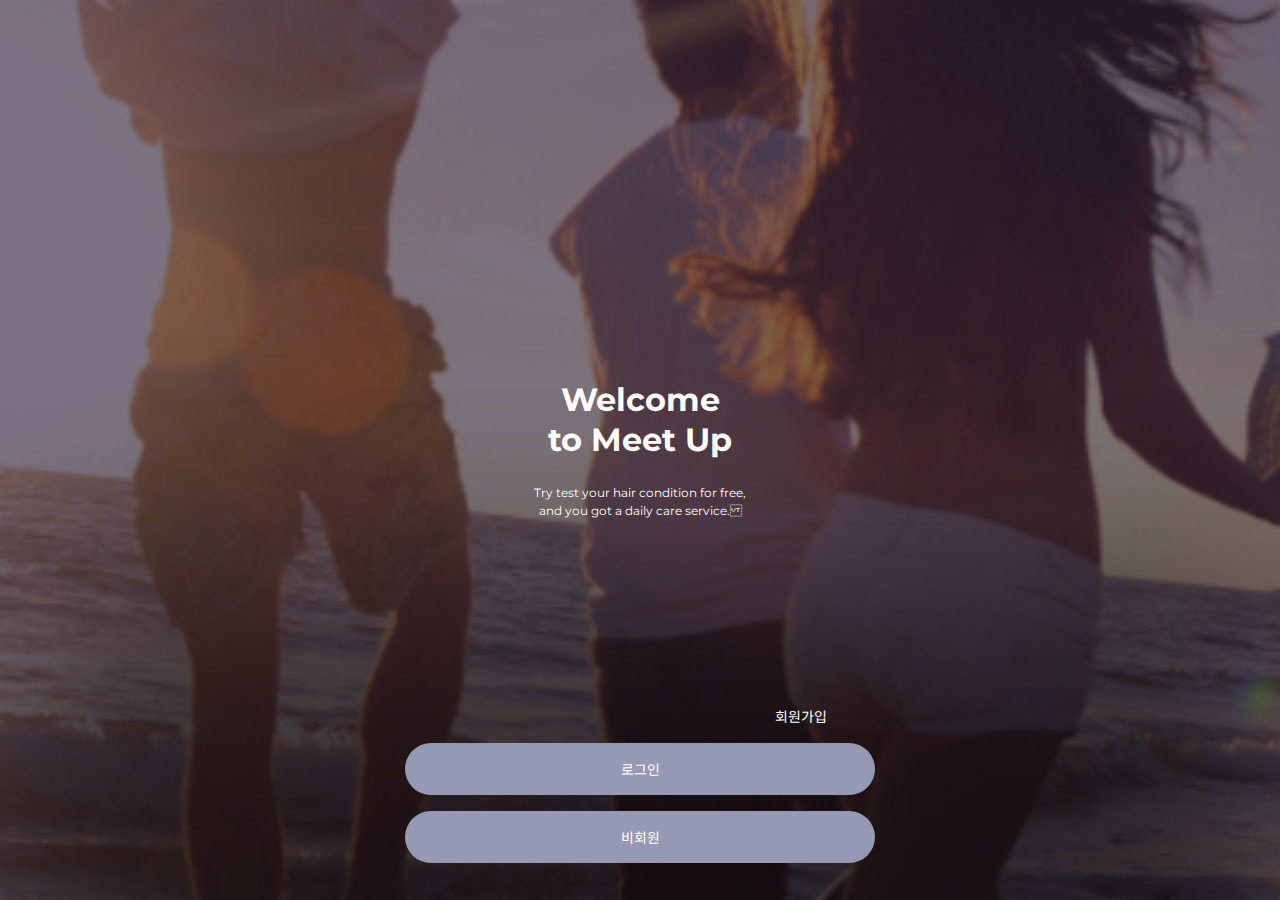
<file: index.html>
<!doctype html>
<html lang="ko">
<head>
<meta charset="utf-8">
<meta name="format-detection" content="telephone=no">
<meta http-equiv="X-UA-Compatible" content="IE=Edge">
<meta name="viewport" content="width=device-width, initial-scale=1.0">
<meta name="description" content="">
<meta name="keywords" content="">

<title>탈모관리서비스</title>
<link rel="stylesheet" href="css/style.css">
<!--[if lt IE 9]>
<script src="js/respond.min.js"></script>
<script src="js/IE9.js"></script>
<![endif]-->
</head>

<body class="page-home layout-bgimg">

<div class="wrap">
	<div class="text">
		<h3>Welcome<br>to Meet Up</h3>
		<p>Try test your hair condition for free,<br>and you got a daily care service.</p>
	</div>
	<div class="align-bottom">
		<a href="login-signup.html#signup" class="btn">회원가입</a>
		<a href="login-signup.html#login" class="btn btn-h52 btn-fill-gray">로그인</a>
		<a href="signup-age.html" class="btn btn-h52 btn-fill-gray">비회원</a>
	</div>
</div><!--//wrap-->

</body>
</html>
</file>
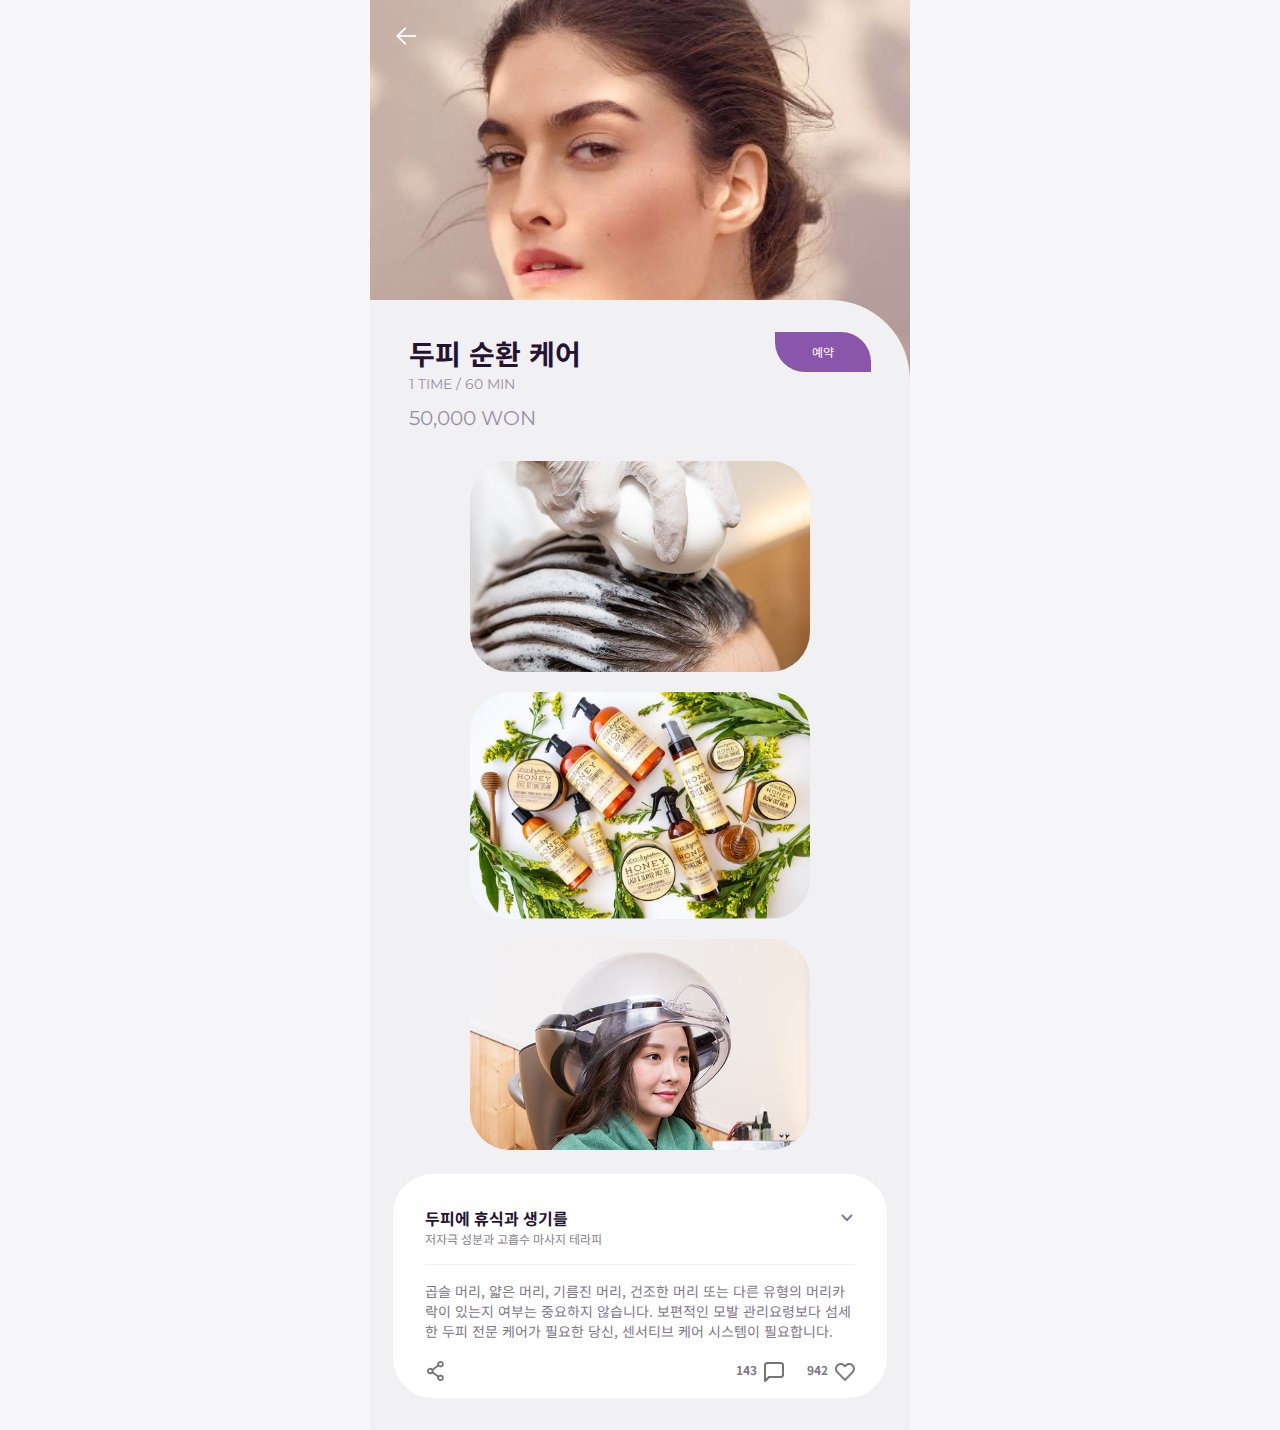
<file: care.html>
<!doctype html>
<html lang="ko">
<head>
<meta charset="utf-8">
<meta name="format-detection" content="telephone=no">
<meta http-equiv="X-UA-Compatible" content="IE=Edge">
<meta name="viewport" content="width=device-width, initial-scale=1.0">
<meta name="description" content="">
<meta name="keywords" content="">

<title>두피 순환 케어 : 탈모관리서비스</title>
<link rel="stylesheet" href="css/style.css">
<!--[if lt IE 9]>
<script src="js/respond.min.js"></script>
<script src="js/IE9.js"></script>
<![endif]-->
<script src="js/jquery-1.11.0.min.js"></script>
<script src="js/collapse.js"></script>
</head>

<body class="page-care-clinic">

<div class="wrap">
	<a href="javascript:history.back()" class="btn-icon icon-arrow-backward-white btn-back">이전페이지로</a>
	<div class="background-care"></div>
	<div class="wrap-contents">
		<div class="page-header">
			<h3>두피 순환 케어</h3>
			<span>1 TIME / 60 MIN</span>
			<p>50,000 WON</p>
			<button type="button">예약</button>
		</div>
		<img src="images/care-001.jpg" alt="">
		<img src="images/care-002.jpg" alt="">
		<img src="images/care-003.jpg" alt="">
		<div class="section-text">
			<div class="header">
				<h3>두피에 휴식과 생기를</h3>
				<span>저자극 성분과 고흡수 마사지 테라피</span>
				<button type="button" data-toggle="collapse" href="#care-text" class="btn-collapse collapsed" aria-expanded="false"></button><!--p 태그의 내용이 5줄 이상인 경우 사용하세요-->
			</div>
			<p id="care-text" class="collapse text-partial" aria-expanded="false">곱슬 머리, 얇은 머리, 기름진 머리, 건조한 머리 또는 다른 유형의 머리카락이 있는지 여부는 중요하지 않습니다. 보편적인 모발 관리요령보다 섬세한 두피 전문 케어가 필요한 당신, 센서티브 케어 시스템이 필요합니다.</p>
			<div class="footer">
				<button type="button" class="btn-icon icon-share"></button>
				<div>
					<button type="button">143 <i class="btn-icon icon-reply"></i></button>
					<button type="button">942 <i class="btn-icon icon-heart"></i></button>
				</div>
			</div>
		</div>
	</div>
</div><!--//wrap-->

</body>
</html>
</file>
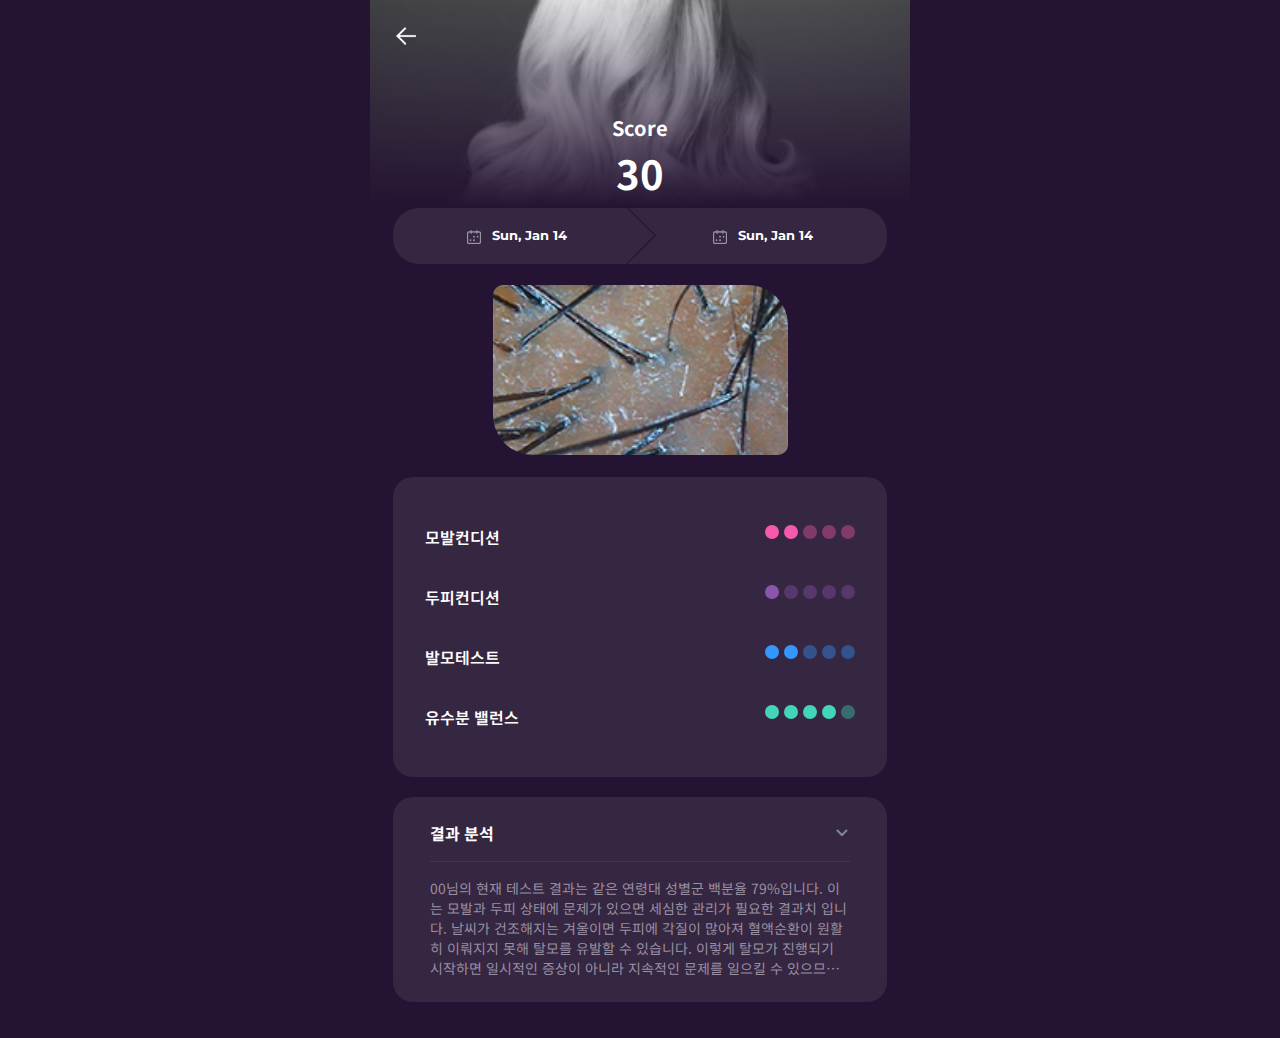
<file: check-result.html>
<!doctype html>
<html lang="ko">
<head>
<meta charset="utf-8">
<meta name="format-detection" content="telephone=no">
<meta http-equiv="X-UA-Compatible" content="IE=Edge">
<meta name="viewport" content="width=device-width, initial-scale=1.0">
<meta name="description" content="">
<meta name="keywords" content="">

<title>간이진단 결과 : 탈모관리서비스</title>
<link rel="stylesheet" href="css/style.css">
<!--[if lt IE 9]>
<script src="js/respond.min.js"></script>
<script src="js/IE9.js"></script>
<![endif]-->
<script src="js/jquery-1.11.0.min.js"></script>
<script src="js/collapse.js"></script>
</head>

<body class="page-check-result">

<div class="wrap">
	<a href="javascript:history.back()" class="btn-icon icon-arrow-backward-white btn-back">이전페이지로</a>
	<div class="score">
		<div>
			<span>Score</span>
			<h3>30</h3>
		</div>
	</div>
	<div class="date">
		<button type="button">
			<i class="icon-calendar"></i>
			<span>Sun, Jan 14</span>
		</button>
		<button type="button">
			<i class="icon-calendar"></i>
			<span>Sun, Jan 14</span>
		</button>
	</div>
	<img src="images/check-skin.jpg" class="photo">
	<ul class="list-score">
		<li class="c-pink">
			<span>모발컨디션</span>
			<div class="dots">
				<i class="active"></i>
				<i class="active"></i>
				<i></i>
				<i></i>
				<i></i>
			</div>
		</li>
		<li class="c-violet">
			<span>두피컨디션</span>
			<div class="dots">
				<i class="active"></i>
				<i></i>
				<i></i>
				<i></i>
				<i></i>
			</div>
		</li>
		<li class="c-blue">
			<span>발모테스트</span>
			<div class="dots">
				<i class="active"></i>
				<i class="active"></i>
				<i></i>
				<i></i>
				<i></i>
			</div>
		</li>
		<li class="c-green">
			<span>유수분 밸런스</span>
			<div class="dots">
				<i class="active"></i>
				<i class="active"></i>
				<i class="active"></i>
				<i class="active"></i>
				<i></i>
			</div>
		</li>
	</ul><!--//list-score-->
	<div class="section-text">
		<div>
			<h3>결과 분석</h3>
			<button type="button" data-toggle="collapse" href="#result-text" class="btn-collapse collapsed" aria-expanded="false"></button>
		</div>
		<p id="result-text" class="collapse text-partial" aria-expanded="false">00님의 현재 테스트 결과는 같은 연령대  성별군 백분율 79%입니다. 이는 모발과 두피 상태에 문제가 있으면 세심한 관리가 필요한 결과치 입니다. 날씨가 건조해지는 겨울이면 두피에 각질이 많아져 혈액순환이 원활히 이뤄지지 못해 탈모를 유발할 수 있습니다. 이렇게 탈모가 진행되기 시작하면 일시적인 증상이 아니라 지속적인 문제를 일으킬 수 있으므로 올바른 두피건강관리가 필요합니다.</p>
	</div>
</div><!--//wrap-->

</body>
</html>
</file>
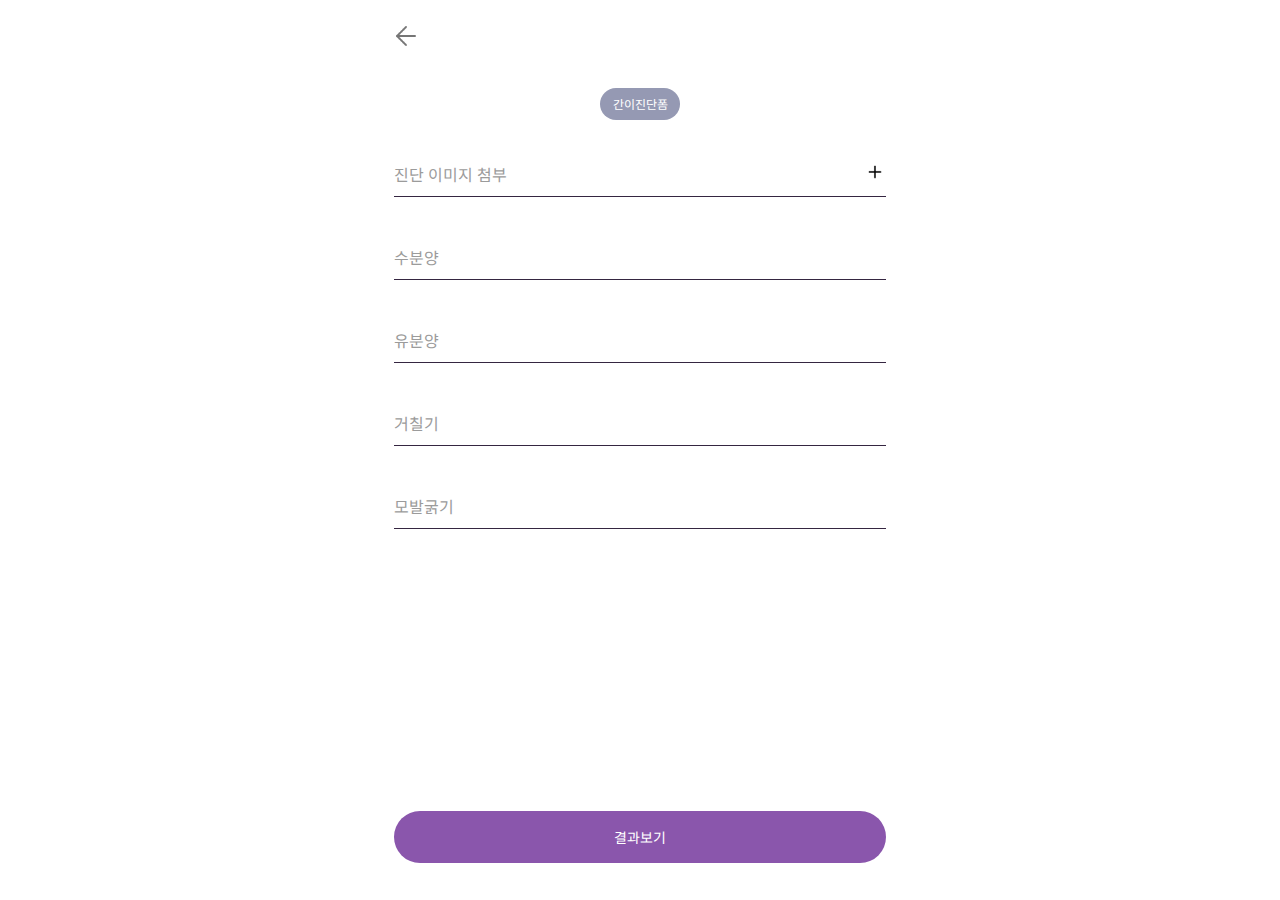
<file: check.html>
<!doctype html>
<html lang="ko">
<head>
<meta charset="utf-8">
<meta name="format-detection" content="telephone=no">
<meta http-equiv="X-UA-Compatible" content="IE=Edge">
<meta name="viewport" content="width=device-width, initial-scale=1.0">
<meta name="description" content="">
<meta name="keywords" content="">

<title>간이진단폼 : 탈모관리서비스</title>
<link rel="stylesheet" href="css/style.css">
<!--[if lt IE 9]>
<script src="js/respond.min.js"></script>
<script src="js/IE9.js"></script>
<![endif]-->
<script src="js/jquery-1.11.0.min.js"></script>
<script>
$( document ).ready( function(){
	var fileTarget = $('.js-file');
	fileTarget.on('change', function(){
		if(window.FileReader){
			var filename = $(this)[0].files[0].name;
		}
		$(this).siblings('.js-file-name').val(filename);
	});
});
</script>
</head>

<body class="page-check">

<div class="wrap">
	<a href="javascript:history.back()" class="btn-icon icon-arrow-backward btn-back">이전페이지로</a>
	<h3>간이진단폼</h3>
	<form>
		<div class="form-group form-file">
			<input type="text" class="form-field js-file-name" placeholder=" " disabled>
			<input type="file" id="check-photo" class="form-hidden js-file">
			<label for="check-photo" class="form-label">진단 이미지 첨부</label>
		</div>
		<div class="form-group">
			<input type="text" id="check-moisture" class="form-field" placeholder=" ">
			<label for="check-moisture" class="form-label">수분양</label>
		</div>
		<div class="form-group">
			<input type="text" id="check-oil" class="form-field" placeholder=" ">
			<label for="check-oil" class="form-label">유분양</label>
		</div>
		<div class="form-group">
			<input type="text" id="check-status" class="form-field" placeholder=" ">
			<label for="check-status" class="form-label">거칠기</label>
		</div>
		<div class="form-group">
			<input type="text" id="check-thickness" class="form-field" placeholder=" ">
			<label for="check-thickness" class="form-label">모발굵기</label>
		</div>
		<button type="button" class="btn btn-h52 btn-fill-primary" onclick="location.href='check-result.html'">결과보기</button>
	</form>
</div><!--//wrap-->

</body>
</html>
</file>
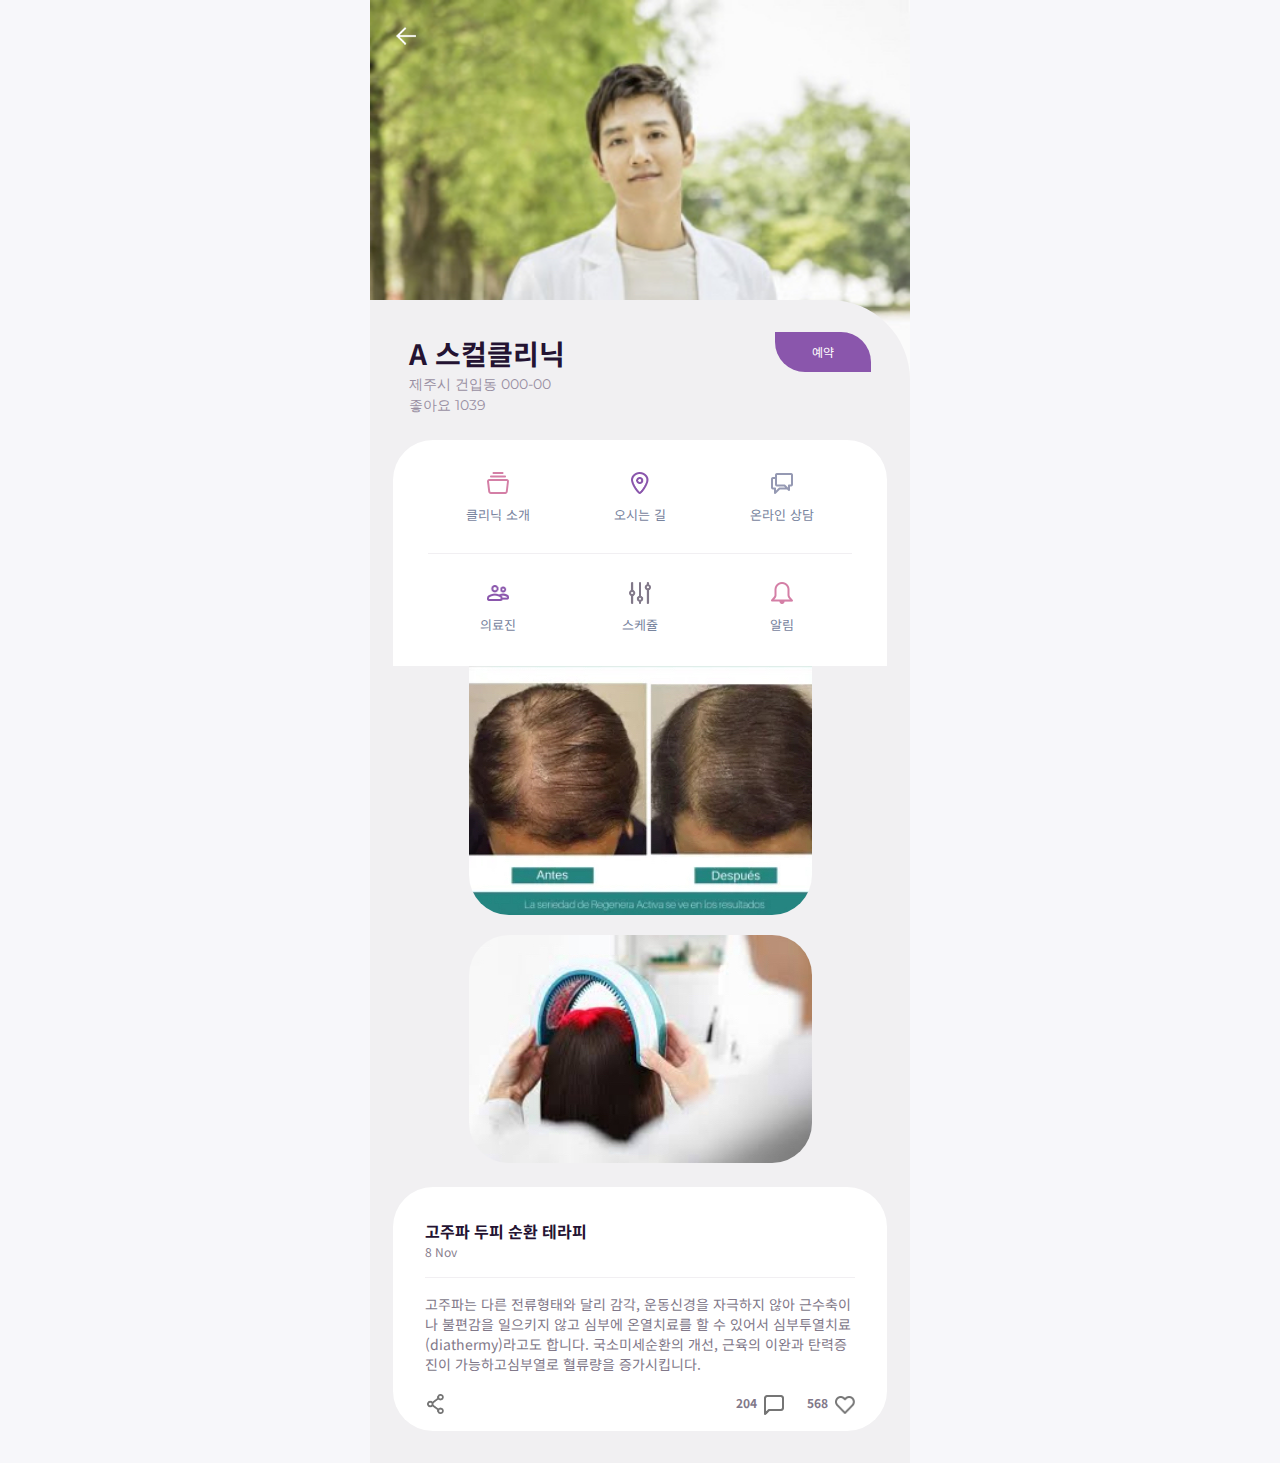
<file: clinic.html>
<!doctype html>
<html lang="ko">
<head>
<meta charset="utf-8">
<meta name="format-detection" content="telephone=no">
<meta http-equiv="X-UA-Compatible" content="IE=Edge">
<meta name="viewport" content="width=device-width, initial-scale=1.0">
<meta name="description" content="">
<meta name="keywords" content="">

<title>A 스컬클리닉 : 탈모관리서비스</title>
<link rel="stylesheet" href="css/style.css">
<!--[if lt IE 9]>
<script src="js/respond.min.js"></script>
<script src="js/IE9.js"></script>
<![endif]-->
<script src="js/jquery-1.11.0.min.js"></script>
<script src="js/collapse.js"></script>
</head>

<body class="page-care-clinic">

<div class="wrap">
	<a href="javascript:history.back()" class="btn-icon icon-arrow-backward-white btn-back">이전페이지로</a>
	<div class="background-clinic"></div>
	<div class="wrap-contents">
		<div class="page-header">
			<h3>A 스컬클리닉</h3>
			<span>제주시 건입동 000-00</span>
			<span>좋아요 1039</span>
			<button type="button">예약</button>
		</div>
		<ul class="list-links">
			<li>
				<a href="#">
					<i class="icon-about"></i>
					<span>클리닉 소개</span>
				</a>
			</li>
			<li>
				<a href="#">
					<i class="icon-location"></i>
					<span>오시는 길</span>
				</a>
			</li>
			<li>
				<a href="#">
					<i class="icon-chat"></i>
					<span>온라인 상담</span>
				</a>
			</li>
			<li>
				<a href="#">
					<i class="icon-people"></i>
					<span>의료진</span>
				</a>
			</li>
			<li>
				<a href="#">
					<i class="icon-schedule"></i>
					<span>스케쥴</span>
				</a>
			</li>
			<li>
				<a href="#">
					<i class="icon-alram"></i>
					<span>알림</span>
				</a>
			</li>
		</ul>
		<img src="images/clinic-001.jpg" alt="">
		<img src="images/clinic-002.jpg" alt="">
		<div class="section-text">
			<div class="header">
				<h3>고주파 두피 순환 테라피</h3>
				<span>8 Nov</span>
			</div>
			<p class="text-partial">고주파는 다른 전류형태와 달리 감각, 운동신경을 자극하지 않아 근수축이나 불편감을 일으키지 않고 심부에 온열치료를 할 수 있어서 심부투열치료(diathermy)라고도 합니다. 국소미세순환의 개선, 근육의 이완과 탄력증진이 가능하고심부열로 혈류량을 증가시킵니다.</p>
			<div class="footer">
				<button type="button" class="btn-icon icon-share"></button>
				<div>
					<button type="button">204 <i class="btn-icon icon-reply"></i></button>
					<button type="button">568 <i class="btn-icon icon-heart"></i></button>
				</div>
			</div>
		</div>
	</div>
</div><!--//wrap-->

</body>
</html>
</file>
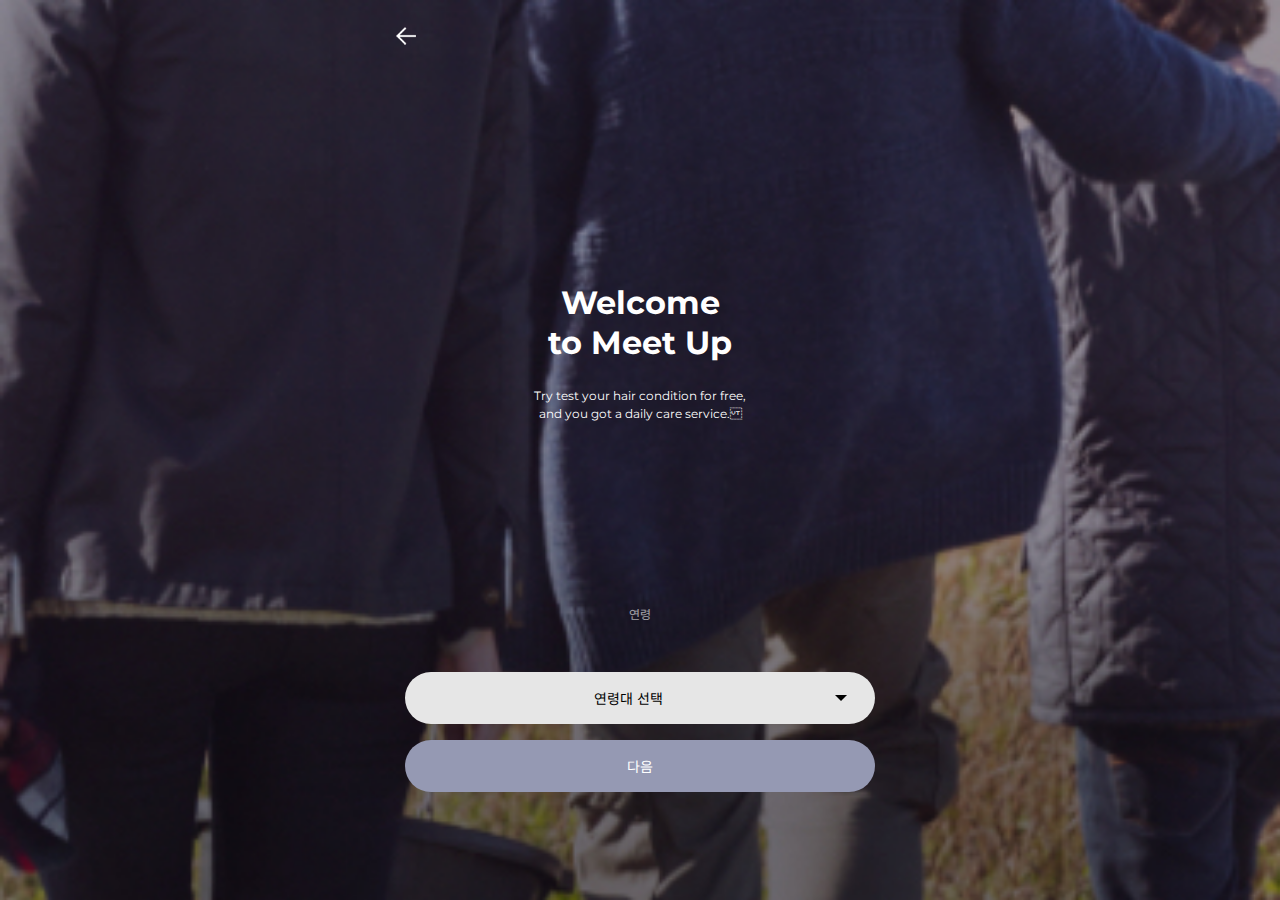
<file: signup-age.html>
<!doctype html>
<html lang="ko">
<head>
<meta charset="utf-8">
<meta name="format-detection" content="telephone=no">
<meta http-equiv="X-UA-Compatible" content="IE=Edge">
<meta name="viewport" content="width=device-width, initial-scale=1.0">
<meta name="description" content="">
<meta name="keywords" content="">

<title>회원가입 : 탈모관리서비스</title>
<link rel="stylesheet" href="css/style.css">
<!--[if lt IE 9]>
<script src="js/respond.min.js"></script>
<script src="js/IE9.js"></script>
<![endif]-->
</head>

<body class="page-signup-age layout-bgimg">

<div class="wrap">
	<a href="javascript:history.back()" class="btn-icon icon-arrow-backward-white btn-back">이전페이지로</a>
	<div class="text">
		<h3>Welcome<br>to Meet Up</h3>
		<p>Try test your hair condition for free,<br>and you got a daily care service.</p>
	</div>
	<form class="align-bottom">
		<label>연령</label>
		<select>
			<option selected disabled>연령대 선택</option>
			<option>10대</option>
			<option>20대</option>
			<option>30대</option>
			<option>40대</option>
			<option>50대</option>
			<option>60대 이상</option>
		</select>
		<button type="button" class="btn btn-h52 btn-fill-gray" onclick="location.href='signup-gender.html'">다음</button>
	</form>
</div><!--//wrap-->

</body>
</html>
</file>
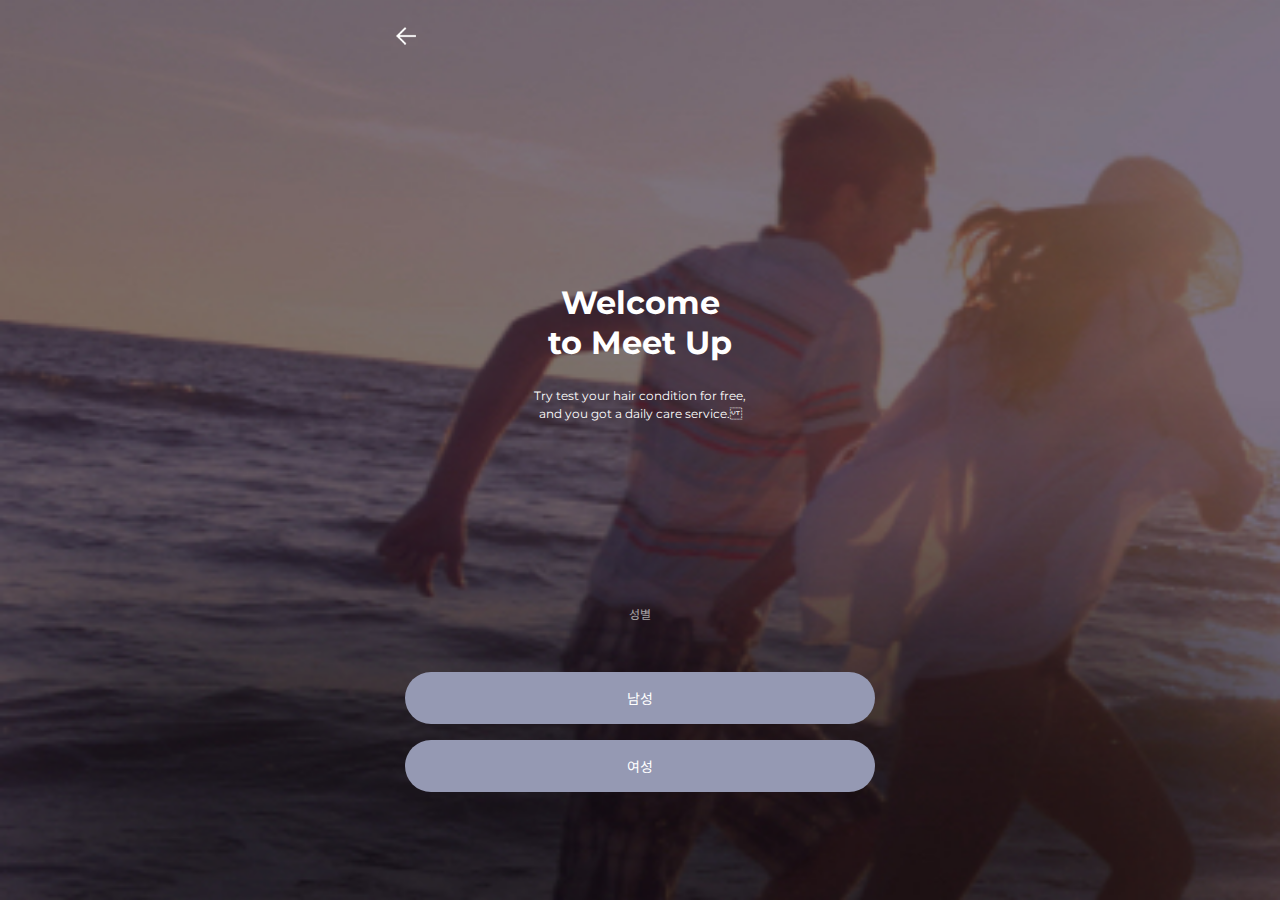
<file: signup-gender.html>
<!doctype html>
<html lang="ko">
<head>
<meta charset="utf-8">
<meta name="format-detection" content="telephone=no">
<meta http-equiv="X-UA-Compatible" content="IE=Edge">
<meta name="viewport" content="width=device-width, initial-scale=1.0">
<meta name="description" content="">
<meta name="keywords" content="">

<title>회원가입 : 탈모관리서비스</title>
<link rel="stylesheet" href="css/style.css">
<!--[if lt IE 9]>
<script src="js/respond.min.js"></script>
<script src="js/IE9.js"></script>
<![endif]-->
</head>

<body class="page-signup-gender layout-bgimg">

<div class="wrap">
	<a href="javascript:history.back()" class="btn-icon icon-arrow-backward-white btn-back">이전페이지로</a>
	<div class="text">
		<h3>Welcome<br>to Meet Up</h3>
		<p>Try test your hair condition for free,<br>and you got a daily care service.</p>
	</div>
	<form class="align-bottom">
		<label>성별</label>
		<button type="button" class="btn btn-h52 btn-fill-gray" onclick="location.href='signup-select.html'">남성</button>
		<button type="button" class="btn btn-h52 btn-fill-gray" onclick="location.href='signup-select.html'">여성</button>
	</form>
</div><!--//wrap-->

</body>
</html>
</file>
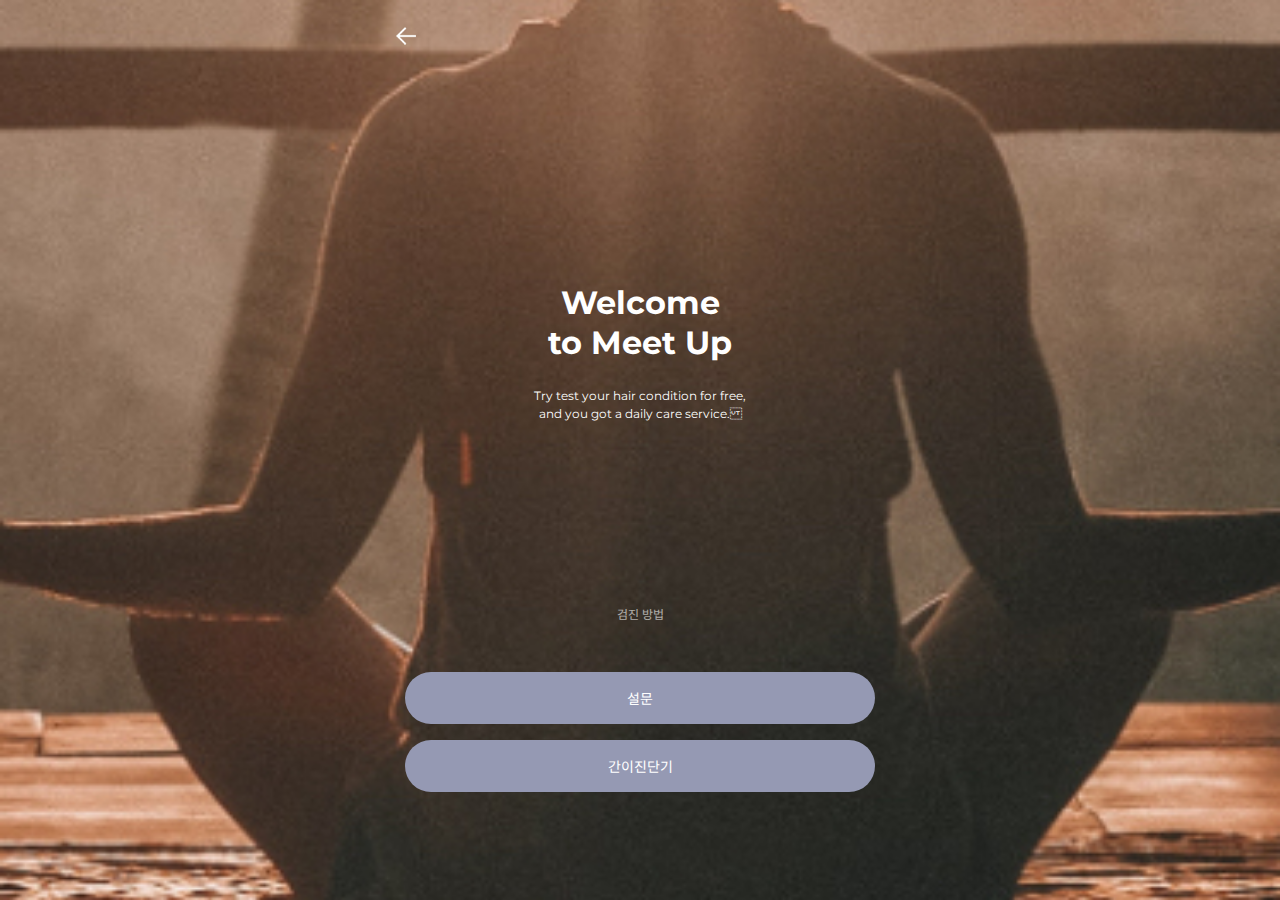
<file: signup-select.html>
<!doctype html>
<html lang="ko">
<head>
<meta charset="utf-8">
<meta name="format-detection" content="telephone=no">
<meta http-equiv="X-UA-Compatible" content="IE=Edge">
<meta name="viewport" content="width=device-width, initial-scale=1.0">
<meta name="description" content="">
<meta name="keywords" content="">

<title>회원가입 : 탈모관리서비스</title>
<link rel="stylesheet" href="css/style.css">
<!--[if lt IE 9]>
<script src="js/respond.min.js"></script>
<script src="js/IE9.js"></script>
<![endif]-->
</head>

<body class="page-signup-select layout-bgimg">

<div class="wrap">
	<a href="javascript:history.back()" class="btn-icon icon-arrow-backward-white btn-back">이전페이지로</a>
	<div class="text">
		<h3>Welcome<br>to Meet Up</h3>
		<p>Try test your hair condition for free,<br>and you got a daily care service.</p>
	</div>
	<form class="align-bottom">
		<label>검진 방법</label>
		<button type="button" class="btn btn-h52 btn-fill-gray" onclick="location.href='survey-begin-female.html'">설문</button><!--if male, link to 'survey-begin-male.html'-->
		<button type="button" class="btn btn-h52 btn-fill-gray" onclick="location.href='check.html'">간이진단기</button>
	</form>
</div><!--//wrap-->

</body>
</html>
</file>
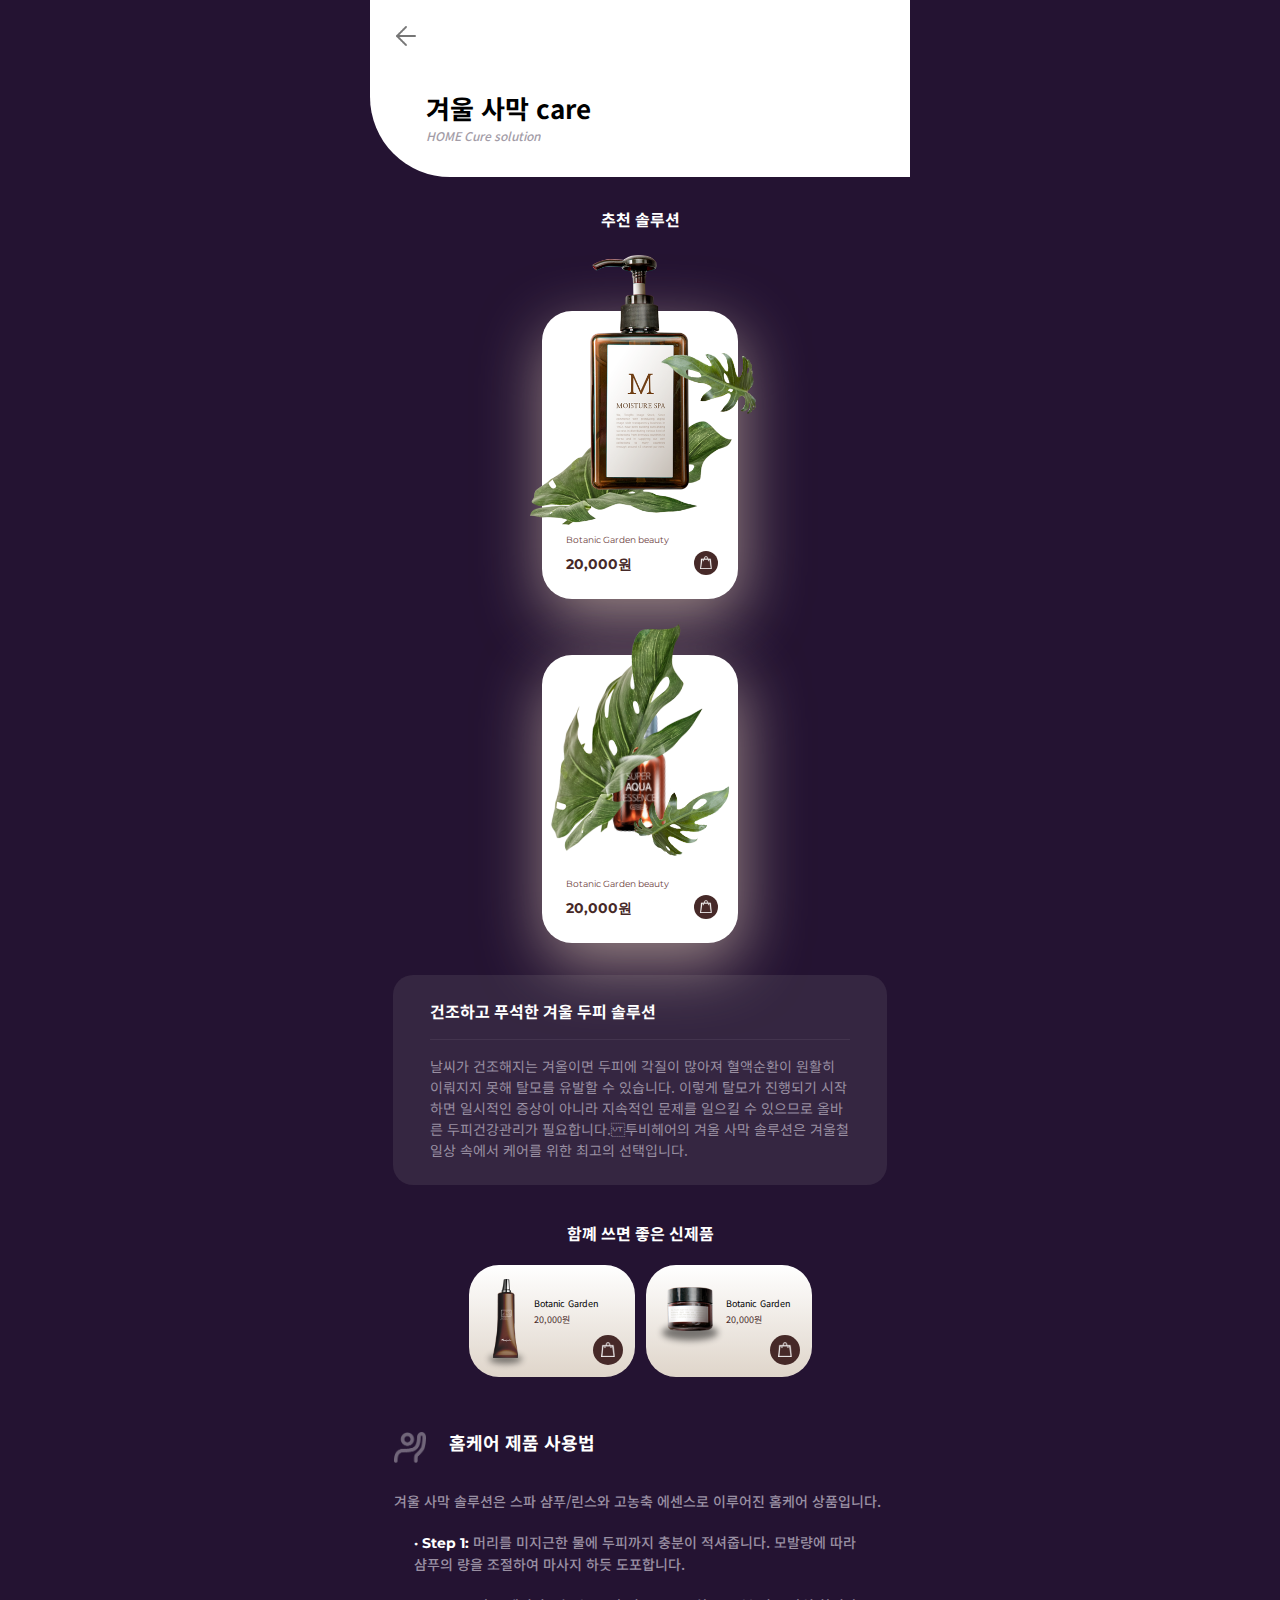
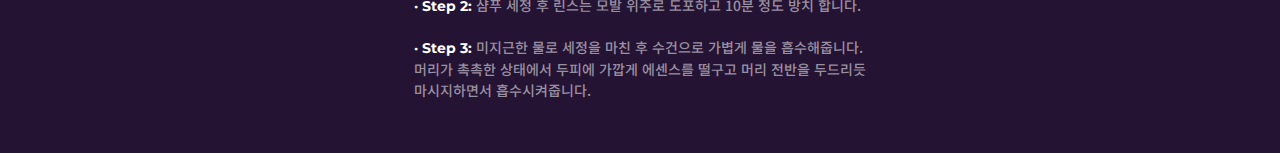
<file: solution.html>
<!doctype html>
<html lang="ko">
<head>
<meta charset="utf-8">
<meta name="format-detection" content="telephone=no">
<meta http-equiv="X-UA-Compatible" content="IE=Edge">
<meta name="viewport" content="width=device-width, initial-scale=1.0">
<meta name="description" content="">
<meta name="keywords" content="">

<title>겨울 사막 care : 탈모관리서비스</title>
<link rel="stylesheet" href="css/style.css">
<!--[if lt IE 9]>
<script src="js/respond.min.js"></script>
<script src="js/IE9.js"></script>
<![endif]-->
</head>

<body class="page-solution">

<div class="wrap">
	<a href="javascript:history.back()" class="btn-icon icon-arrow-backward btn-back">이전페이지로</a>
	<div class="page-header">
		<h3>겨울 사막 care</h3>
		<span>HOME Cure solution</span>
	</div>
	<div class="list-solution">
		<h5>추천 솔루션</h5>
		<ul>
			<li>
				<img src="images/product-001.png" alt="">
				<div>
					<span>Botanic Garden beauty</span>
					<h6>20,000원</h6>
					<button type="button" class="btn-icon icon-cart"></button>
				</div>
			</li>
			<li>
				<img src="images/product-002.png" alt="">
				<div>
					<span>Botanic Garden beauty</span>
					<h6>20,000원</h6>
					<button type="button" class="btn-icon icon-cart"></button>
				</div>
			</li>
		</ul>
	</div>
	<div class="section-text">
		<h3>건조하고 푸석한 겨울 두피 솔루션</h3>
		<p>날씨가 건조해지는 겨울이면 두피에 각질이 많아져 혈액순환이 원활히 이뤄지지 못해 탈모를 유발할 수 있습니다. 이렇게 탈모가 진행되기 시작하면 일시적인 증상이 아니라 지속적인 문제를 일으킬 수 있으므로 올바른 두피건강관리가 필요합니다.투비헤어의 겨울 사막 솔루션은 겨울철 일상 속에서 케어를 위한 최고의 선택입니다.</p>
	</div>
	<div class="list-product">
		<h5>함꼐 쓰면 좋은 신제품</h5>
		<ul>
			<li>
				<img src="images/product-003.png" alt="">
				<div>
					<h6>Botanic Garden</h6>
					<span>20,000원</span>
				</div>
				<button type="button" class="btn-icon icon-cart"></button>
			</li>
			<li>
				<img src="images/product-004.png" alt="">
				<div>
					<h6>Botanic Garden</h6>
					<span>20,000원</span>
				</div>
				<button type="button" class="btn-icon icon-cart"></button>
			</li>
		</ul>
	</div>
	<div class="manual">
		<h5>
			<i class="icon-hello"></i>
			<span>홈케어 제품 사용법</span>
		</h5>
		<p>겨울 사막 솔루션은 스파 샴푸&#47;린스와 고농축 에센스로 이루어진 홈케어 상품입니다.</p>
		<ul>
			<li>
				<p><span>&middot; Step 1: </span>머리를 미지근한 물에 두피까지 충분이 적셔줍니다. 모발량에 따라 샴푸의 량을 조절하여 마사지 하듯 도포합니다.</p>
			</li>
			<li>
				<p><span>&middot; Step 2: </span>샴푸 세정 후 린스는 모발 위주로 도포하고 10분 정도 방치 합니다.</p>
			</li>
			<li>
				<p><span>&middot; Step 3: </span>미지근한 물로 세정을 마친 후 수건으로 가볍게 물을 흡수해줍니다. 머리가 촉촉한 상태에서 두피에 가깝게 에센스를 떨구고 머리 전반을 두드리듯 마시지하면서 흡수시켜줍니다.</p>
			</li>
		</ul>
	</div>
</div><!--//wrap-->

</body>
</html>
</file>
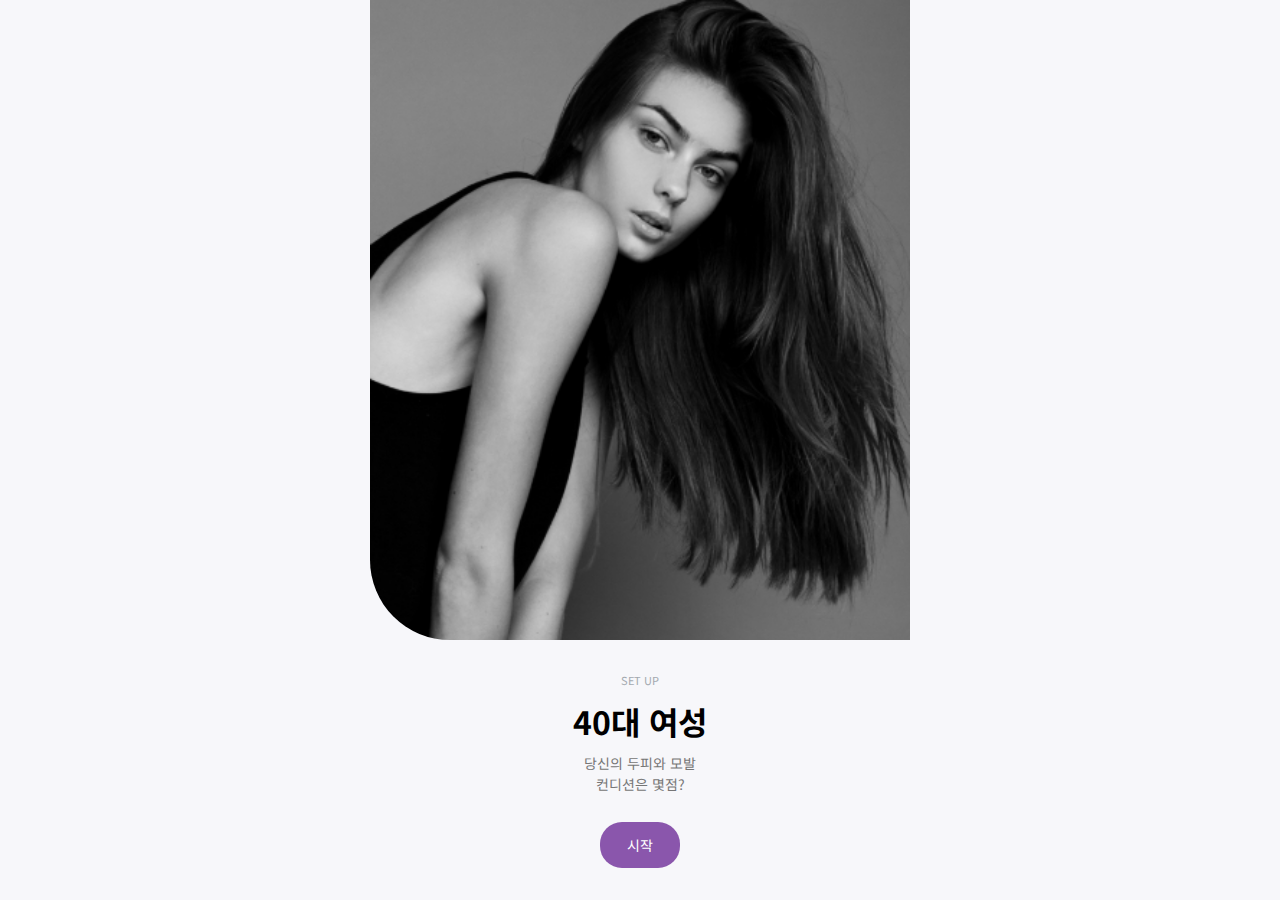
<file: survey-begin-female.html>
<!doctype html>
<html lang="ko">
<head>
<meta charset="utf-8">
<meta name="format-detection" content="telephone=no">
<meta http-equiv="X-UA-Compatible" content="IE=Edge">
<meta name="viewport" content="width=device-width, initial-scale=1.0">
<meta name="description" content="">
<meta name="keywords" content="">

<title>설문 : 탈모관리서비스</title>
<link rel="stylesheet" href="css/style.css">
<!--[if lt IE 9]>
<script src="js/respond.min.js"></script>
<script src="js/IE9.js"></script>
<![endif]-->
</head>

<body class="page-survey-begin">

<div class="wrap">
	<div class="bgimg-female"></div>
	<div class="text">
		<span>Set Up</span>
		<h3>40대 여성</h3>
		<p>당신의 두피와 모발<br>컨디션은 몇점?</p>
		<a href="survey-female.html" class="btn btn-h44 btn-fill-primary">시작</a>
	</div>
</div><!--//wrap-->

</body>
</html>
</file>
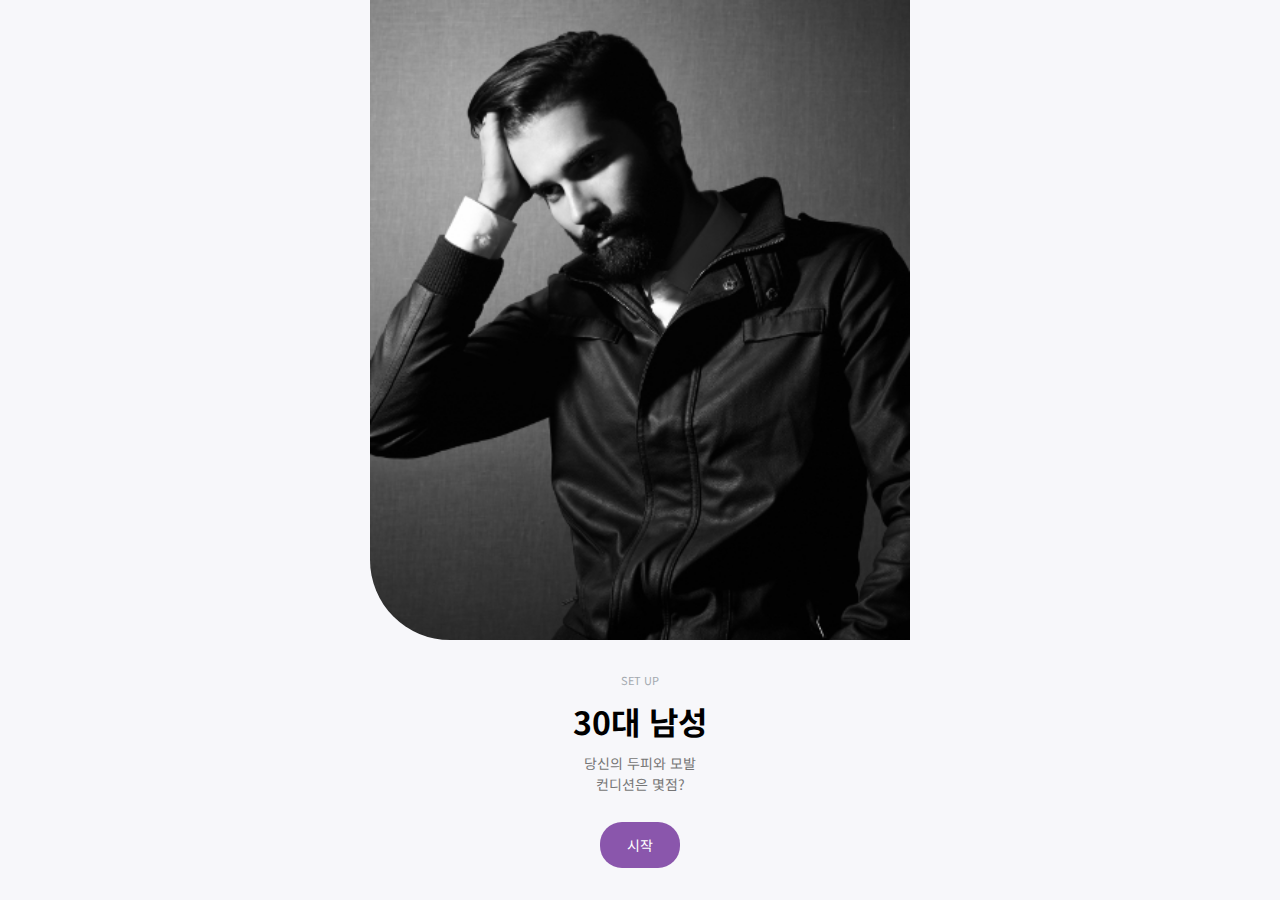
<file: survey-begin-male.html>
<!doctype html>
<html lang="ko">
<head>
<meta charset="utf-8">
<meta name="format-detection" content="telephone=no">
<meta http-equiv="X-UA-Compatible" content="IE=Edge">
<meta name="viewport" content="width=device-width, initial-scale=1.0">
<meta name="description" content="">
<meta name="keywords" content="">

<title>설문 : 탈모관리서비스</title>
<link rel="stylesheet" href="css/style.css">
<!--[if lt IE 9]>
<script src="js/respond.min.js"></script>
<script src="js/IE9.js"></script>
<![endif]-->
</head>

<body class="page-survey-begin">

<div class="wrap">
	<div class="bgimg-male"></div>
	<div class="text">
		<span>Set Up</span>
		<h3>30대 남성</h3>
		<p>당신의 두피와 모발<br>컨디션은 몇점?</p>
		<a href="survey-male.html" class="btn btn-h44 btn-fill-primary">시작</a>
	</div>
</div><!--//wrap-->

</body>
</html>
</file>
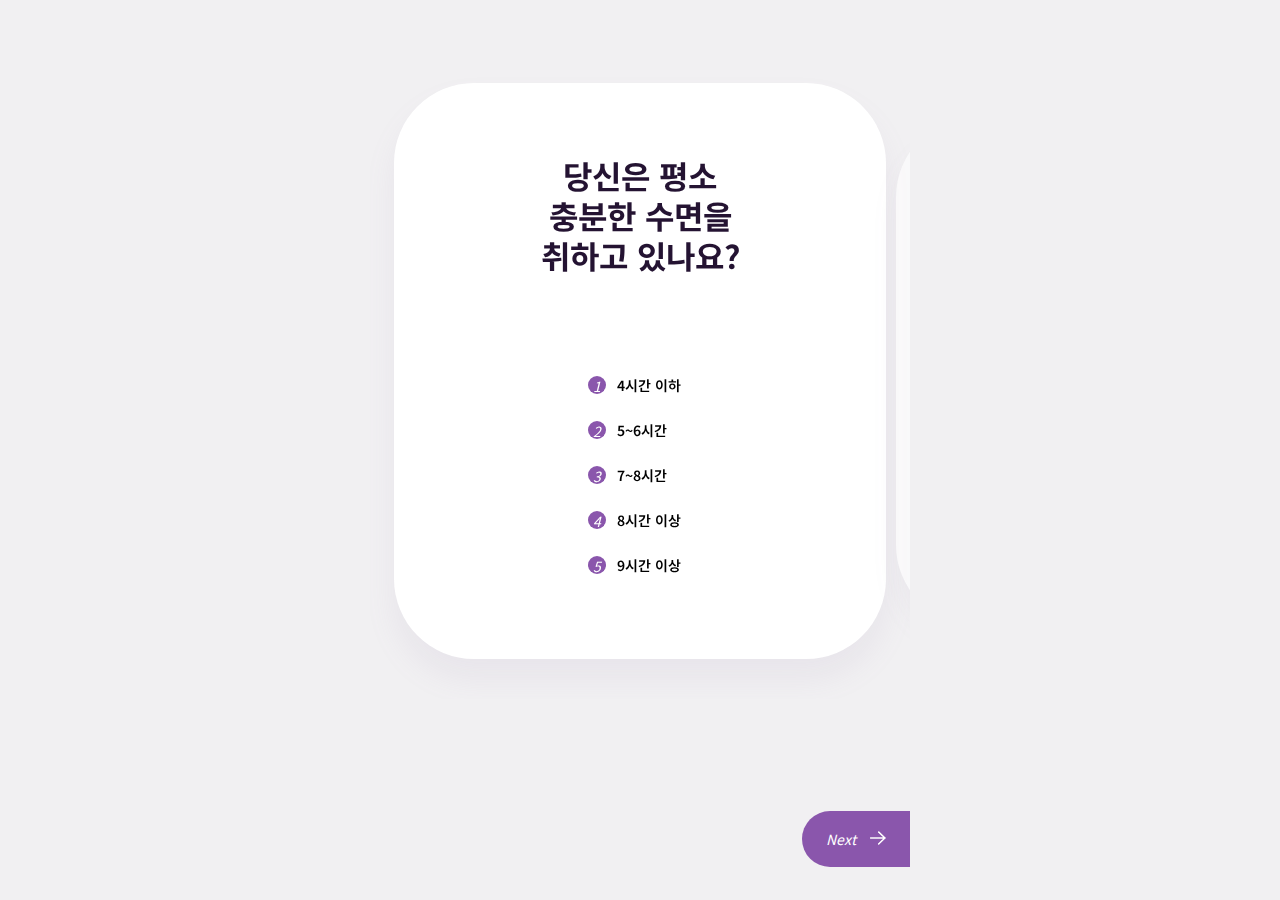
<file: survey-female.html>
<!doctype html>
<html lang="ko">
<head>
<meta charset="utf-8">
<meta name="format-detection" content="telephone=no">
<meta http-equiv="X-UA-Compatible" content="IE=Edge">
<meta name="viewport" content="width=device-width, initial-scale=1.0">
<meta name="description" content="">
<meta name="keywords" content="">

<title>설문 : 탈모관리서비스</title>
<link rel="stylesheet" href="css/style.css">
<!--[if lt IE 9]>
<script src="js/respond.min.js"></script>
<script src="js/IE9.js"></script>
<![endif]-->
<script src="js/jquery-1.11.0.min.js"></script>
<script src="js/slick.min.js"></script>
<script>
$( document ).ready( function(){
	$( ".carousel" ).slick({
		dots: false,
		arrows: false,
		centerMode: true,
		centerPadding: '19px',
		slidesToShow: 1,
		slidesToScroll: 1,
		autoplay: false,
		infinite: false,
		draggable: false,
		swipe: false,
		swipeToSlide: false,
		touchMove: false
	});
	$('.slick-prev').click(function(){
		$('.carousel').slick('slickPrev');
	});
	$('.slick-next').click(function(){
		$('.carousel').slick('slickNext');
	});
	$('.js-answer').click(function(){
		$( this ).addClass( "active" ).siblings().removeClass( "active" );
	});
}).on('afterChange', function(event, slick, currentSlide) {
	if (slick.currentSlide == 0) {
		$( ".js-btn-prev" ).addClass( "disabled" );
		$( ".js-btn-next" ).removeClass( "disabled" );
	}
	else if (slick.currentSlide >= slick.slideCount - slick.options.slidesToShow) {
		$( ".js-btn-submit" ).addClass( "active" );
		$( ".js-btn-next" ).addClass( "disabled" );
	}
	else{
		$( ".js-btn-submit" ).removeClass( "active" );
		$( ".js-btn-next,.js-btn-prev" ).removeClass( "disabled" );
	}
});
</script>
</head>

<body class="page-survey">

<div class="wrap">
	<ul class="carousel">
		<li>
			<h3>당신은 평소<br>충분한 수면을<br>취하고 있나요?</h3>
			<div class="button-list">
				<button type="button" class="slick-next js-answer">
					<div>
						<span>
							<span>1</span>
						</span>
					</div>
					<span>4시간 이하</span>
				</button>
				<button type="button" class="slick-next js-answer">
					<div>
						<span>
							<span>2</span>
						</span>
					</div>
					<span>5~6시간</span>
				</button>
				<button type="button" class="slick-next js-answer">
					<div>
						<span>
							<span>3</span>
						</span>
					</div>
					<span>7~8시간</span>
				</button>
				<button type="button" class="slick-next js-answer">
					<div>
						<span>
							<span>4</span>
						</span>
					</div>
					<span>8시간 이상</span>
				</button>
				<button type="button" class="slick-next js-answer">
					<div>
						<span>
							<span>5</span>
						</span>
					</div>
					<span>9시간 이상</span>
				</button>
			</div>
		</li>
		<li>
			<h3>부모 혹은<br>조부모 중<br>탈모가 있나요?</h3>
			<div class="button-group">
				<button type="button" value="Y" class="slick-next js-answer">
					<span>
						<span>Yes</span>
					</span>
				</button>
				<button type="button" value="N" class="slick-next js-answer">
					<span>
						<span>No</span>
					</span>
				</button>
			</div>
		</li>
		<li>
			<h3>당신은 하루에<br>한번 이상<br>머리를 감나요?</h3>
			<div class="button-group">
				<button type="button" value="Y" class="slick-next js-answer">
					<span>
						<span>Yes</span>
					</span>
				</button>
				<button type="button" value="N" class="slick-next js-answer">
					<span>
						<span>No</span>
					</span>
				</button>
			</div>
		</li>
		<li>
			<h3>당신의 피부는<br>계절에 따라<br>민감해 지나요?</h3>
			<p>For example skin concern,<br>such as acne or rosacea, dryness.</p>
			<div class="button-group">
				<button type="button" value="Y" class="slick-next js-answer">
					<span>
						<span>Yes</span>
					</span>
				</button>
				<button type="button" value="N" class="slick-next js-answer">
					<span>
						<span>No</span>
					</span>
				</button>
			</div>
		</li>
		<li>
			<h3>당신은 긴장과<br>스트레스를<br>자주 느끼나요?</h3>
			<div class="button-group">
				<button type="button" value="Y" class="slick-next js-answer">
					<span>
						<span>Yes</span>
					</span>
				</button>
				<button type="button" value="N" class="slick-next js-answer">
					<span>
						<span>No</span>
					</span>
				</button>
			</div>
		</li>
		<li>
			<h3>샴푸 후 20시간<br>이내에 유분이<br>올라오나요?</h3>
			<div class="button-group">
				<button type="button" value="Y" class="slick-next js-answer">
					<span>
						<span>Yes</span>
					</span>
				</button>
				<button type="button" value="N" class="slick-next js-answer">
					<span>
						<span>No</span>
					</span>
				</button>
			</div>
		</li>
		<li>
			<h3>빗질을 자주<br>하는 편 인가요?</h3>
			<div class="button-group">
				<button type="button" value="Y" class="slick-next js-answer">
					<span>
						<span>Yes</span>
					</span>
				</button>
				<button type="button" value="N" class="slick-next js-answer">
					<span>
						<span>No</span>
					</span>
				</button>
			</div>
		</li>
	</ul><!--//carousel-->
	<button type="button" class="slick-prev js-btn-prev disabled">Prev</button>
	<button type="button" class="slick-next js-btn-next">Next</button>
	<button type="button" class="btn btn-h56 btn-fill-primary js-btn-submit" onclick="location.href='survey-result.html'">결과보기</button>
</div><!--//wrap-->

</body>
</html>
</file>
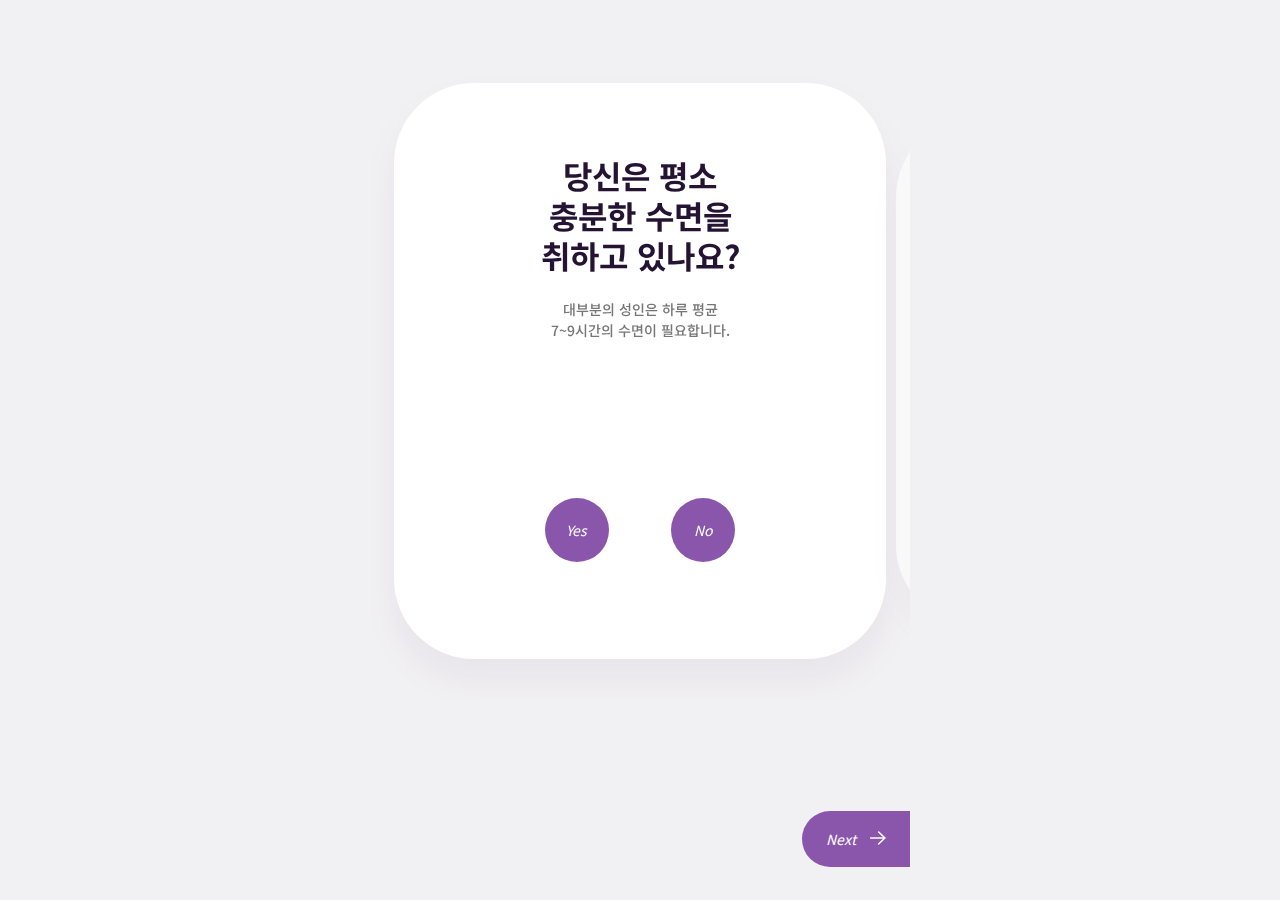
<file: survey-male.html>
<!doctype html>
<html lang="ko">
<head>
<meta charset="utf-8">
<meta name="format-detection" content="telephone=no">
<meta http-equiv="X-UA-Compatible" content="IE=Edge">
<meta name="viewport" content="width=device-width, initial-scale=1.0">
<meta name="description" content="">
<meta name="keywords" content="">

<title>설문 : 탈모관리서비스</title>
<link rel="stylesheet" href="css/style.css">
<!--[if lt IE 9]>
<script src="js/respond.min.js"></script>
<script src="js/IE9.js"></script>
<![endif]-->
<script src="js/jquery-1.11.0.min.js"></script>
<script src="js/slick.min.js"></script>
<script>
$( document ).ready( function(){
	$( ".carousel" ).slick({
		dots: false,
		arrows: false,
		centerMode: true,
		centerPadding: '19px',
		slidesToShow: 1,
		slidesToScroll: 1,
		autoplay: false,
		infinite: false,
		draggable: false,
		swipe: false,
		swipeToSlide: false,
		touchMove: false
	});
	$('.slick-prev').click(function(){
		$('.carousel').slick('slickPrev');
	});
	$('.slick-next').click(function(){
		$('.carousel').slick('slickNext');
	});
	$('.js-answer').click(function(){
		$( this ).addClass( "active" ).siblings().removeClass( "active" );
	});
}).on('afterChange', function(event, slick, currentSlide) {
	if (slick.currentSlide == 0) {
		$( ".js-btn-prev" ).addClass( "disabled" );
		$( ".js-btn-next" ).removeClass( "disabled" );
	}
	else if (slick.currentSlide >= slick.slideCount - slick.options.slidesToShow) {
		$( ".js-btn-submit" ).addClass( "active" );
		$( ".js-btn-next" ).addClass( "disabled" );
	}
	else{
		$( ".js-btn-submit" ).removeClass( "active" );
		$( ".js-btn-next,.js-btn-prev" ).removeClass( "disabled" );
	}
});
</script>
</head>

<body class="page-survey">

<div class="wrap">
	<ul class="carousel">
		<li>
			<h3>당신은 평소<br>충분한 수면을<br>취하고 있나요?</h3>
			<p>대부분의 성인은 하루 평균<br>7~9시간의 수면이 필요합니다.</p>
			<div class="button-group">
				<button type="button" value="Y" class="slick-next js-answer">
					<span>
						<span>Yes</span>
					</span>
				</button>
				<button type="button" value="N" class="slick-next js-answer">
					<span>
						<span>No</span>
					</span>
				</button>
			</div>
		</li>
		<li>
			<h3>부모 혹은<br>조부모 중<br>탈모가 있나요?</h3>
			<div class="button-group">
				<button type="button" value="Y" class="slick-next js-answer">
					<span>
						<span>Yes</span>
					</span>
				</button>
				<button type="button" value="N" class="slick-next js-answer">
					<span>
						<span>No</span>
					</span>
				</button>
			</div>
		</li>
		<li>
			<h3>당신은 하루에<br>한번 이상<br>머리를 감나요?</h3>
			<div class="button-group">
				<button type="button" value="Y" class="slick-next js-answer">
					<span>
						<span>Yes</span>
					</span>
				</button>
				<button type="button" value="N" class="slick-next js-answer">
					<span>
						<span>No</span>
					</span>
				</button>
			</div>
		</li>
		<li>
			<h3>당신의 피부는<br>계절에 따라<br>민감해 지나요?</h3>
			<p>For example skin concern,<br>such as acne or rosacea, dryness.</p>
			<div class="button-group">
				<button type="button" value="Y" class="slick-next js-answer">
					<span>
						<span>Yes</span>
					</span>
				</button>
				<button type="button" value="N" class="slick-next js-answer">
					<span>
						<span>No</span>
					</span>
				</button>
			</div>
		</li>
		<li>
			<h3>당신은 긴장과<br>스트레스를<br>자주 느끼나요?</h3>
			<div class="button-group">
				<button type="button" value="Y" class="slick-next js-answer">
					<span>
						<span>Yes</span>
					</span>
				</button>
				<button type="button" value="N" class="slick-next js-answer">
					<span>
						<span>No</span>
					</span>
				</button>
			</div>
		</li>
		<li>
			<h3>샴푸 후 20시간<br>이내에 유분이<br>올라오나요?</h3>
			<div class="button-group">
				<button type="button" value="Y" class="slick-next js-answer">
					<span>
						<span>Yes</span>
					</span>
				</button>
				<button type="button" value="N" class="slick-next js-answer">
					<span>
						<span>No</span>
					</span>
				</button>
			</div>
		</li>
		<li>
			<h3>빗질을 자주<br>하는 편 인가요?</h3>
			<div class="button-group">
				<button type="button" value="Y" class="slick-next js-answer">
					<span>
						<span>Yes</span>
					</span>
				</button>
				<button type="button" value="N" class="slick-next js-answer">
					<span>
						<span>No</span>
					</span>
				</button>
			</div>
		</li>
	</ul><!--//carousel-->
	<button type="button" class="slick-prev js-btn-prev disabled">Prev</button>
	<button type="button" class="slick-next js-btn-next">Next</button>
	<button type="button" class="btn btn-h56 btn-fill-primary js-btn-submit" onclick="location.href='survey-result.html'">결과보기</button>
</div><!--//wrap-->

</body>
</html>
</file>
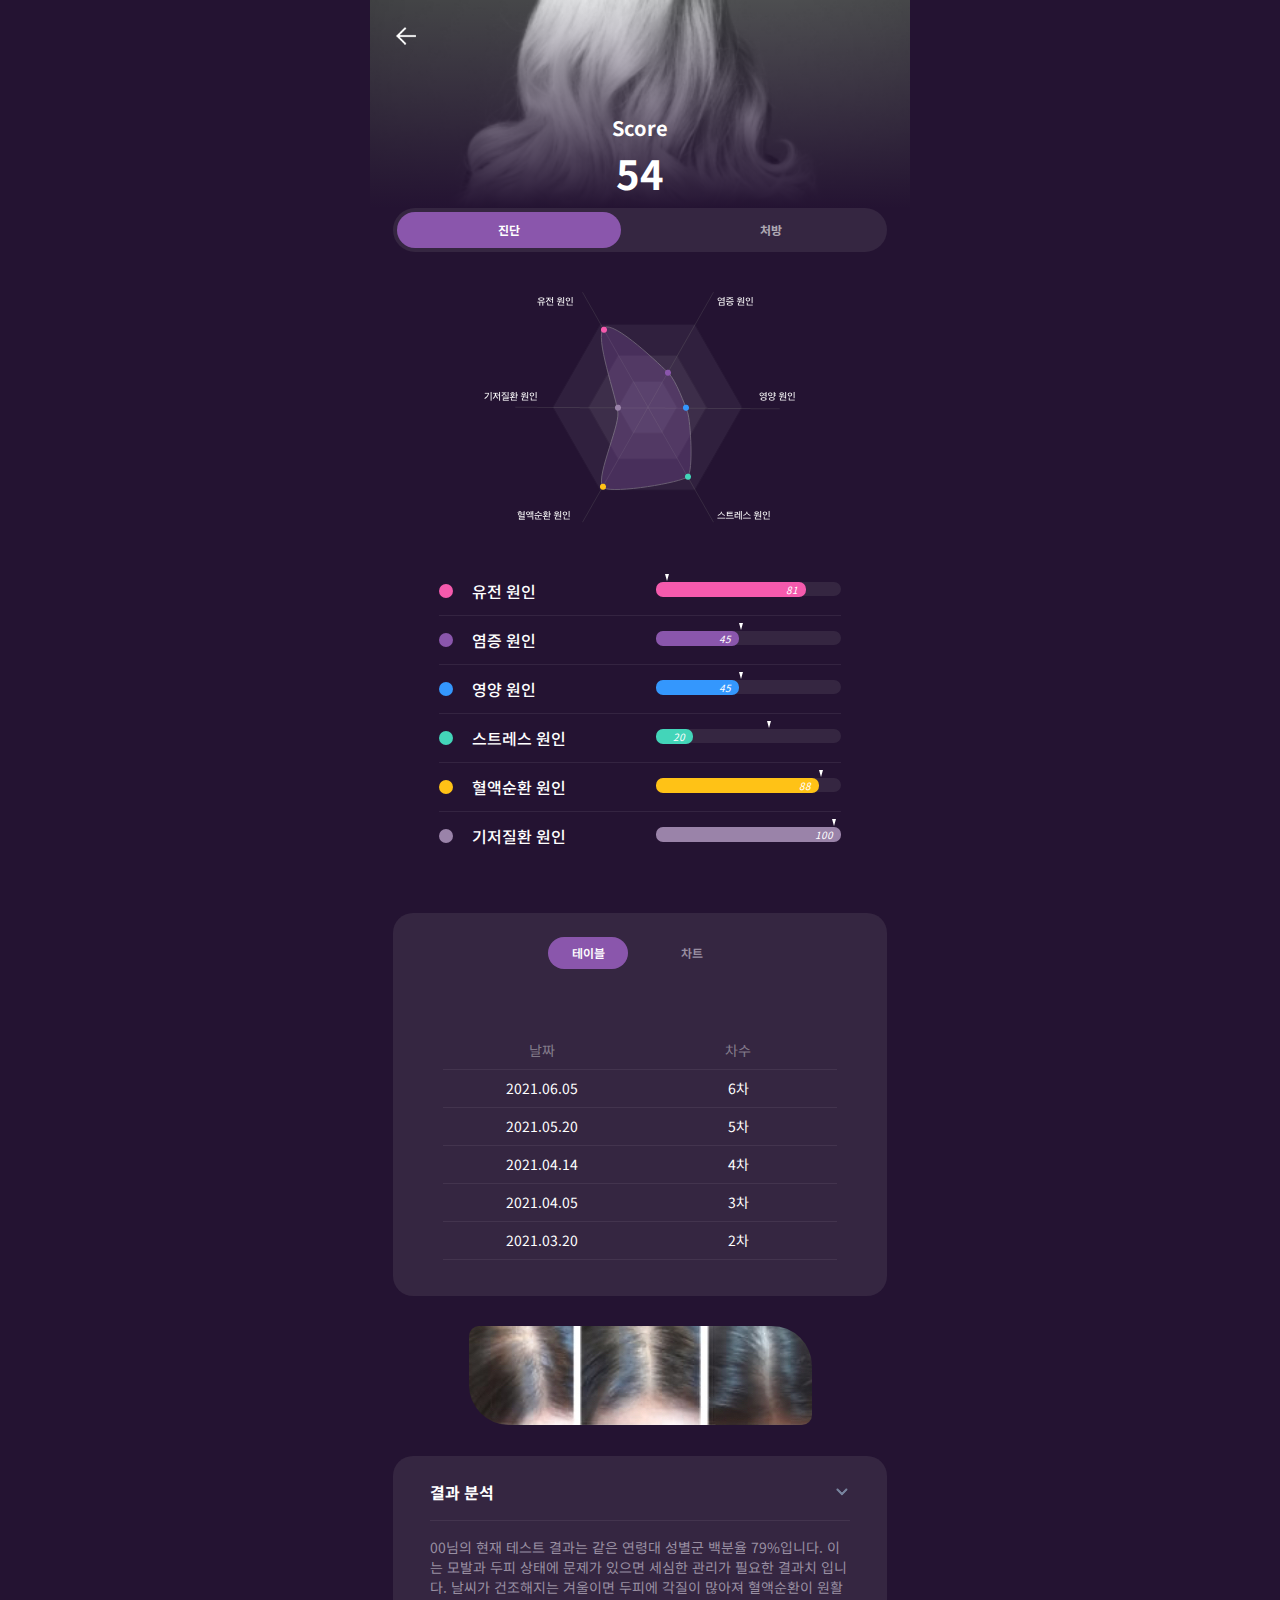
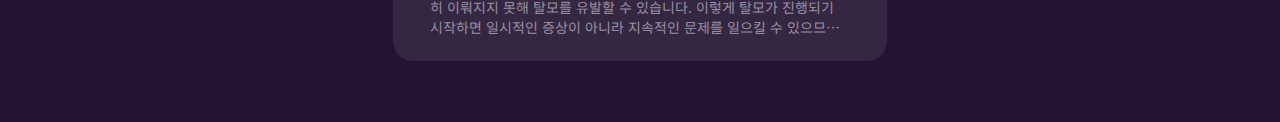
<file: survey-result.html>
<!doctype html>
<html lang="ko">
<head>
<meta charset="utf-8">
<meta name="format-detection" content="telephone=no">
<meta http-equiv="X-UA-Compatible" content="IE=Edge">
<meta name="viewport" content="width=device-width, initial-scale=1.0">
<meta name="description" content="">
<meta name="keywords" content="">

<title>설문결과 : 탈모관리서비스</title>
<link rel="stylesheet" href="css/style.css">
<!--[if lt IE 9]>
<script src="js/respond.min.js"></script>
<script src="js/IE9.js"></script>
<![endif]-->
<script src="js/jquery-1.11.0.min.js"></script>
<script src="js/collapse.js"></script>
<script src="js/tab.js"></script>
</head>

<body class="page-survey-result">

<div class="wrap">
	<a href="javascript:history.back()" class="btn-icon icon-arrow-backward-white btn-back">이전페이지로</a>
	<div class="score">
		<div>
			<span>Score</span>
			<h3>54</h3>
		</div>
	</div>
	<ul class="nav-tab-fill">
		<li class="active"><a data-toggle="tab" href="#tab-result" class="btn btn-h36">진단</a></li>
		<li><a data-toggle="tab" href="#tab-recipe" class="btn btn-h36">처방</a></li>
	</ul>
	<div class="tab-content">
		<div id="tab-result" class="tab-pane active tab-result">
			<div class="chart-hexagon">
				<!--육각 차트 영역-->
				<img src="images/temp-chart-hexagon.png">
			</div>
			<ul class="list-score">
				<li class="c-pink">
					<i></i>
					<span>유전 원인</span>
					<div class="bar">
						<i style="left:5%"></i>
						<div style="width:81%">81</div>
					</div>
				</li>
				<li class="c-violet">
					<i></i>
					<span>염증 원인</span>
					<div class="bar">
						<i style="left:45%"></i>
						<div style="width:45%">45</div>
					</div>
				</li>
				<li class="c-blue">
					<i></i>
					<span>영양 원인</span>
					<div class="bar">
						<i style="left:45%"></i>
						<div style="width:45%">45</div>
					</div>
				</li>
				<li class="c-green">
					<i></i>
					<span>스트레스 원인</span>
					<div class="bar">
						<i style="left:60%"></i>
						<div style="width:20%">20</div>
					</div>
				</li>
				<li class="c-yellow">
					<i></i>
					<span>혈액순환 원인</span>
					<div class="bar">
						<i style="left:88%"></i>
						<div style="width:88%">88</div>
					</div>
				</li>
				<li class="c-gray">
					<i></i>
					<span>기저질환 원인</span>
					<div class="bar">
						<i style="left:95%"></i>
						<div style="width:100%">100</div>
					</div>
				</li>
			</ul><!--//list-cause-->
			<div class="table-chart">
				<ul class="nav-tab-fill">
					<li class="active"><a data-toggle="tab" href="#tab-table" class="btn btn-h32">테이블</a></li>
					<li><a data-toggle="tab" href="#tab-chart" class="btn btn-h32">차트</a></li>
				</ul>
				<div class="tab-content">
					<div id="tab-table" class="tab-pane active tab-table">
						<table>
							<thead>
								<tr>
									<th>날짜</th>
									<th>차수</th>
								</tr>
							</thead>
							<tbody>
								<tr>
									<td>2021.06.05</td>
									<td>6차</td>
								</tr>
								<tr>
									<td>2021.05.20</td>
									<td>5차</td>
								</tr>
								<tr>
									<td>2021.04.14</td>
									<td>4차</td>
								</tr>
								<tr>
									<td>2021.04.05</td>
									<td>3차</td>
								</tr>
								<tr>
									<td>2021.03.20</td>
									<td>2차</td>
								</tr>
								<tr>
									<td>2021.03.14</td>
									<td>1차</td>
								</tr>
							</tbody>
						</table>
					</div><!--//tab-table-->
					<div id="tab-chart" class="tab-pane tab-chart">
						<h3>
							<i></i>
							<span>43</span>
						</h3>
						<div class="chart-line">
							<!--라인 차트 영역-->
							<img src="images/temp-chart-line.png">
						</div>
					</div><!--//tab-chart-->
				</div><!--//tab-content-->
			</div><!--//table-chart-->
			<img src="images/result-hair.jpg" class="photo">
			<div class="section-text">
				<div>
					<h3>결과 분석</h3>
					<button type="button" data-toggle="collapse" href="#result-text" class="btn-collapse collapsed" aria-expanded="false"></button>
				</div>
				<p id="result-text" class="collapse text-partial" aria-expanded="false">00님의 현재 테스트 결과는 같은 연령대  성별군 백분율 79%입니다. 이는 모발과 두피 상태에 문제가 있으면 세심한 관리가 필요한 결과치 입니다. 날씨가 건조해지는 겨울이면 두피에 각질이 많아져 혈액순환이 원활히 이뤄지지 못해 탈모를 유발할 수 있습니다. 이렇게 탈모가 진행되기 시작하면 일시적인 증상이 아니라 지속적인 문제를 일으킬 수 있으므로 올바른 두피건강관리가 필요합니다.</p>
			</div>
		</div>
		<div id="tab-recipe" class="tab-pane tab-recipe">
			<div class="section-text">
				<h3>혈액순환과 유전적 소인은 관리가 중요!</h3>
				<p>00님의 경우, 건조한 두피에 각질이 많아져 혈액순환이 원활히 이뤄지지 못해 탈모를 유발할 수 있습니다. 이렇게 탈모가 진행되기 시작하면 일시적인 증상이 아니라 지속적인 문제를 일으킬 수 있으므로 올바른 두피건강관리가 필요합니다. 또한 스트레스는 탈모를 촉진하는 원인 중하나로 일상에 적절한 운동과 테라피를 통한 해소가 필요합니다.</p>
			</div>
			<ul class="list-solution">
				<li class="item">
					<h3>
						<i></i>
						<span>00님께 추천하는 홈 케어 솔루션</span>
					</h3>
					<div>
						<ul class="list-horizontal text-white" style="width:540px"><!--목록 개수 추가/삭제하는 경우 1개당 너비 : +-160px-->
							<li style="background-image:url(images/result-home-1.jpg)">
								<a href="solution.html">
									<div>
										<h5>겨울사막 엠플</h5>
										<p>4.6 &#9733;</p>
									</div>
								</a>
							</li>
							<li style="background-image:url(images/result-home-2.jpg)">
								<a href="solution.html">
									<div>
										<h5>영양 에센스</h5>
										<p>4.6 &#9733;</p>
									</div>
								</a>
							</li>
							<li style="background-image:url(images/result-home-3.jpg)">
								<a href="solution.html">
									<div>
										<h5>두피 팩</h5>
										<p>4.6 &#9733;</p>
									</div>
								</a>
							</li>
						</ul><!--//list-horizontal-->
					</div>
				</li><!--//item-->
				<li class="item">
					<h3>
						<i></i>
						<span>00님께 추천하는 헤어샵 케어 서비스</span>
					</h3>
					<div>
						<ul class="list-horizontal text-white" style="width:540px"><!--목록 개수 추가/삭제하는 경우 1개당 너비 : +-160px-->
							<li style="background-image:url(images/result-shop-1.jpg)">
								<a href="care.html">
									<div>
										<h5>순환 케어</h5>
										<p>4.6 &#9733;</p>
									</div>
								</a>
							</li>
							<li style="background-image:url(images/result-shop-2.jpg)">
								<a href="care.html">
									<div>
										<h5>각질 케어</h5>
										<p>4.6 &#9733;</p>
									</div>
								</a>
							</li>
							<li style="background-image:url(images/result-shop-3.jpg)">
								<a href="care.html">
									<div>
										<h5>지압 테라피</h5>
										<p>4.6 &#9733;</p>
									</div>
								</a>
							</li>
						</ul><!--//list-horizontal-->
					</div>
				</li><!--//item-->
				<li class="item">
					<h3>
						<i></i>
						<span>00님께 추천하는 클리닉 케어 서비스</span>
					</h3>
					<div>
						<ul class="list-horizontal text-black" style="width:540px"><!--목록 개수 추가/삭제하는 경우 1개당 너비 : +-160px-->
							<li style="background-image:url(images/result-clinic-1.jpg)">
								<a href="clinic.html">
									<div>
										<h5>A 클리닉<br>두피 순환 고주파</h5>
										<p>4.6 &#9733;</p>
									</div>
								</a>
							</li>
							<li style="background-image:url(images/result-clinic-2.jpg)">
								<a href="clinic.html">
									<div>
										<h5>B 의원<br>두피 스켈링&보습</h5>
										<p>4.6 &#9733;</p>
									</div>
								</a>
							</li>
							<li style="background-image:url(images/result-clinic-3.jpg)">
								<a href="clinic.html">
									<div>
										<h5>C 뷰티<br>두피愛 식이</h5>
										<p>4.6 &#9733;</p>
									</div>
								</a>
							</li>
						</ul><!--//list-horizontal-->
					</div>
				</li><!--//item-->
			</ul><!--//list-solution-->
			<div class="action">
				<h3>다양한 무료 서비스로<br>탈모를 관리하세요</h3>
				<p>문진과 헤어 케어 내역을 주기적으로 저장/분석하여<br>자신의 머리 상태를 꾸준하게 관리 할 수 있습니다.</p>
				<div class="button-group">
					<a href="check.html" class="btn">간이진단기 등록</a>
					<a href="login-signup.html" class="btn">회원가입</a>
				</div>
			</div>
		</div>
	</div>
</div><!--//wrap-->

</body>
</html>
</file>
<file: css/style.css>
@charset "UTF-8";
@import url("https://fonts.googleapis.com/css?family=Montserrat:100,400,700|Noto+Sans+KR:400,500,700&display=swap&subset=korean");
* { -webkit-overflow-scrolling: touch; }

*, *::before, *::after { -webkit-box-sizing: border-box; box-sizing: border-box; }

html, body { min-height: 100%; }

html { font-size: 10px; font-family: "Apple SD Gothic Neo", "애플 SD 산돌고딕 Neo", "Noto Sans KR", "Spoqa Han Sans Neo", "Spoqa Han Sans", "나눔고딕", "NanumGothic", "맑은 고딕", "Malgun Gothic", "돋움", Dotum, sans-serif; font-weight: 400; color: #000; scroll-behavior: smooth; -webkit-text-size-adjust: none; }

body { background-color: #F7F7FA; }

body, div, dl, dt, dd, ul, ol, li, h1, h2, h3, h4, h5, h6, pre, code, fieldset, form, legend, p, blockquote, th, td, label, input, select, textarea, button, a { margin: 0; padding: 0; }

a, h1, h2, h2, h3, h4, h5, h6, label, input, textarea, select, button, small, p, span, dl, ul, ol, th, td, address, em, i, strong { font-size: inherit; font-family: inherit; font-weight: inherit; line-height: 1.5; color: inherit; }

dl, ol, ul, li { list-style: none; }

h1, h2, h2, h3, h4, h5, h6, address, em, i, strong, th { font-style: normal; }

a { text-decoration: none; }

img { border: 0; }

fieldset { border: none; }

select { vertical-align: middle; }

a:focus, button:focus, textarea:focus, input:focus, select:focus, li:focus { outline: none; }

a, button, select { cursor: pointer; }

input[type=button], input[type=submit], select { border: none; background: none; }

input[type=text], input[type=password], input[type=search], input[type=number], input[type=email], input[type=tel], input[type=file], input[type=date], select, textarea { -webkit-appearance: none; border-radius: 0; -webkit-border-radius: 0; }

select { -webkit-appearance: none; -moz-appearance: none; appearance: none; }

select::-ms-expand { display: none; }

button { border: none; background: transparent; }

table { border-spacing: 0; }

.wrap { position: relative; min-width: 320px; max-width: 540px; height: 100%; margin-right: auto; margin-left: auto; }

.btn { display: inline-block; text-align: center; word-break: break-all; white-space: nowrap; vertical-align: middle; }

.btn-h32 { padding: 8px 12px; border-radius: 16px; font-size: 1.2rem; line-height: 1.6rem; }

.btn-h36 { padding: 10px 12px; border-radius: 18px; font-size: 1.2rem; line-height: 1.6rem; }

.btn-h44 { padding: 14px 24px; border-radius: 22px; font-size: 1.4rem; line-height: 1.8rem; }

.btn-h52 { padding: 17px 24px; border-radius: 26px; font-size: 1.4rem; line-height: 1.8rem; }

.btn-h56 { padding: 19px 24px; border-radius: 28px; font-size: 1.4rem; line-height: 1.8rem; }

.btn-fill-primary { background-color: #8A56AC; color: #fff; }

.btn-fill-primary:hover { opacity: 0.6; filter: alpha(opacity=${opacity-ie}); }

.btn-fill-gray { background-color: #9599B3; color: #fff; }

.btn-fill-gray:hover { opacity: 0.6; filter: alpha(opacity=${opacity-ie}); }

.btn-icon { display: block; width: 48px; height: 48px; background-size: 20px; background-position: 50% 50%; overflow: hidden; text-indent: -9999px; color: transparent; text-shadow: none; }

.btn-icon:hover { opacity: .6; }

.btn-back { position: absolute; top: 12px; left: 12px; z-index: 10; }

.collapse { display: none; }

.collapse.in { display: block; }

.btn-collapse { position: absolute; top: -4px; right: -8px; width: 32px; height: 32px; background-size: 12px; background-position: 50% 50%; }

.btn-collapse.collapsed { background-image: url(../images/icon/expand-more.png) !important; background-repeat: no-repeat; }

.btn-collapse:not(.collapsed) { background-image: url(../images/icon/expand-less.png) !important; background-repeat: no-repeat; }

.text-partial { font-size: 1.4rem; line-height: 2rem; }

.text-partial.collapse:not(.in) { overflow: hidden; text-overflow: ellipsis; display: -webkit-box; max-height: 10rem; -webkit-box-orient: vertical; -webkit-line-clamp: 5; }

input[type=text], input[type=password], input[type=search], input[type=number], input[type=email], input[type=tel], input[type=file], input[type=date], textarea { padding: 12px 0; }

input[type=text], input[type=password], input[type=search], input[type=number], input[type=email], input[type=tel], input[type=file], input[type=date] { vertical-align: middle; }

input[type=password] { -webkit-text-security: disc; }

select { padding: 17px 48px 17px 24px !important; border-radius: 26px !important; background-color: #E6E6E6 !important; background-image: url(../images/icon/expand-more-fill.png) !important; background-repeat: no-repeat; background-size: 12px !important; background-position: right 28px top 50% !important; font-size: 1.4rem !important; line-height: 1.8rem !important; text-align: center !important; text-align-last: center; }

.form-group { position: relative; padding-top: 16px; }

.form-group:not(:first-child) { margin-top: 2vh; }

.form-field { width: 100%; border: none; border-bottom: 1px solid #352641; background: transparent; font-size: 1.6rem; font-weight: 600; -webkit-transition: border-color 0.2s; transition: border-color 0.2s; }

.form-field:focus { border-bottom: 2px solid #8A56AC; }

.form-field::-webkit-input-placeholder { color: transparent; }

.form-field:-ms-input-placeholder { color: transparent; }

.form-field::-ms-input-placeholder { color: transparent; }

.form-field::placeholder { color: transparent; }

.form-field:placeholder-shown ~ .form-label { top: 30px; font-size: 1.6rem !important; cursor: text; }

.form-label, .form-field:focus ~ .form-label { display: block; position: absolute; top: 0; font-size: 12px !important; color: #9b9b9b; -webkit-transition: 0.2s; transition: 0.2s; }

.form-file label { width: 100%; text-align: left; }

.form-file input[type=text] ~ label { bottom: 0; }

.form-file input[type=text] { padding-right: 36px; background-image: url(../images/icon/plus.png) !important; background-repeat: no-repeat; background-size: 14px; background-position: right 4px top 50% !important; }

.form-hidden { overflow: hidden; position: absolute; width: 1px; height: 1px; padding: 0; margin: -1px; clip: rect(0, 0, 0, 0); border: 0; }

img, video { max-width: 100%; height: auto; }

.icon-arrow-backward { background-image: url(../images/icon/arrow-backward.png) !important; background-repeat: no-repeat; }

.icon-arrow-backward-white { background-image: url(../images/icon/arrow-backward-white.png) !important; background-repeat: no-repeat; }

.icon-heart { background-image: url(../images/icon/heart.png) !important; background-repeat: no-repeat; }

.icon-reply { background-image: url(../images/icon/reply.png) !important; background-repeat: no-repeat; }

.icon-share { background-image: url(../images/icon/share.png) !important; background-repeat: no-repeat; }

.icon-about { background-image: url(../images/icon/about.png) !important; background-repeat: no-repeat; }

.icon-location { background-image: url(../images/icon/location.png) !important; background-repeat: no-repeat; }

.icon-chat { background-image: url(../images/icon/chat.png) !important; background-repeat: no-repeat; }

.icon-people { background-image: url(../images/icon/people.png) !important; background-repeat: no-repeat; }

.icon-schedule { background-image: url(../images/icon/schedule.png) !important; background-repeat: no-repeat; }

.icon-alram { background-image: url(../images/icon/alram.png) !important; background-repeat: no-repeat; }

.icon-cart { background-image: url(../images/icon/cart.png) !important; background-repeat: no-repeat; }

.icon-hello { background-image: url(../images/icon/hello.png) !important; background-repeat: no-repeat; }

.icon-calendar { background-image: url(../images/icon/calendar.png) !important; background-repeat: no-repeat; }

/* Slider */
.slick-slider { position: relative; display: block; -webkit-box-sizing: border-box; box-sizing: border-box; -webkit-touch-callout: none; -webkit-user-select: none; -moz-user-select: none; -ms-user-select: none; user-select: none; -ms-touch-action: pan-y; touch-action: pan-y; -webkit-tap-highlight-color: transparent; }

.slick-list { position: relative; overflow: hidden; display: block; margin: 0; padding: 0; }

.slick-list:focus { outline: none; }

.slick-list.dragging { cursor: pointer; cursor: hand; }

.slick-slider .slick-track, .slick-slider .slick-list { -webkit-transform: translate3d(0, 0, 0); transform: translate3d(0, 0, 0); }

.slick-track { position: relative; left: 0; top: 0; display: block; margin-left: auto; margin-right: auto; }

.slick-track:before, .slick-track:after { content: ""; display: table; }

.slick-track:after { clear: both; }

.slick-loading .slick-track { visibility: hidden; }

.slick-slide { float: left; height: 100%; min-height: 1px; display: none; }

[dir="rtl"] .slick-slide { float: right; }

.slick-slide img { display: block; }

.slick-slide.slick-loading img { display: none; }

.slick-slide.dragging img { pointer-events: none; }

.slick-initialized .slick-slide { display: block; }

.slick-loading .slick-slide { visibility: hidden; }

.slick-vertical .slick-slide { display: block; height: auto; border: 1px solid transparent; }

.slick-arrow.slick-hidden { display: none; }

.tab-content > .tab-pane { display: none; }

.tab-content > .active { display: block; }

.nav-tab-fill { overflow: hidden; }

.nav-tab-fill li { float: left; }

.nav-tab-fill li a { font-weight: 600; }

.layout-bgimg { position: absolute; top: 0; right: 0; bottom: 0; left: 0; background-size: cover; background-position: 50% 50% !important; }

.layout-bgimg .wrap { display: table; width: 100%; height: 100%; vertical-align: middle; }

.layout-bgimg .text { display: table-cell; vertical-align: middle; }

.layout-bgimg h3, .layout-bgimg p { text-align: center; font-family: 'Montserrat'; color: #fff; }

.layout-bgimg h3 { font-size: 3.2rem; line-height: 4rem; font-weight: 700; }

.layout-bgimg p { margin-top: 24px; font-size: 1.2rem; }

.layout-bgimg .align-bottom { position: absolute; right: 6.4%; left: 6.4%; }

.page-home { background-image: url(../images/bg-home.jpg) !important; background-repeat: no-repeat; }

.page-home .align-bottom { bottom: 4.12vh; }

.page-home .align-bottom a { display: block; margin-top: 16px; }

.page-home .align-bottom a:first-child { margin-right: 48px; text-align: right; font-size: 1.4rem; color: #fff; }

body[class*="page-signup"] .text { position: relative; top: -10.8vh; }

body[class*="page-signup"] .align-bottom { bottom: 4vh; }

@media screen and (min-height: 581px) { body[class*="page-signup"] .align-bottom { bottom: 12vh; } }

body[class*="page-signup"] .align-bottom label, body[class*="page-signup"] .align-bottom select, body[class*="page-signup"] .align-bottom .btn { display: block; width: 100%; }

body[class*="page-signup"] .align-bottom label { margin-bottom: 5.4vh; text-align: center; font-size: 1.2rem; color: #fff; opacity: .6; }

body[class*="page-signup"] .align-bottom .btn:last-child { margin-top: 16px; }

.page-signup-age { background-image: url(../images/bg-signup-age.jpg) !important; background-repeat: no-repeat; }

.page-signup-gender { background-image: url(../images/bg-signup-gender.jpg) !important; background-repeat: no-repeat; }

.page-signup-select { background-image: url(../images/bg-signup-select.jpg) !important; background-repeat: no-repeat; }

.page-login-signup { position: absolute; top: 0; right: 0; bottom: 0; left: 0; background-color: #241332; }

.page-login-signup .wrap { padding: 0 24px; text-align: center; }

.page-login-signup .nav-tab-fill { display: inline-block; margin-top: 9.8vh; }

.page-login-signup .nav-tab-fill .btn { width: 80px; margin: 0 12px; color: #A7A0AD; }

.page-login-signup .nav-tab-fill .active .btn { border-radius: 16px; background-color: #D47FA6; color: #fff; }

.page-login-signup form { margin-top: 12px; }

.page-login-signup .form-field:focus ~ .form-label { color: #fff; }

.page-login-signup input { color: #fff; }

.page-login-signup .tab-pane .btn { display: block; }

.page-login-signup .tab-login .btn { width: 100%; margin-top: 10.3vh; }

.page-login-signup .tab-signup .btn { position: absolute; right: 24px; left: 24px; bottom: 4.12vh; width: calc(100% - 48px); }

.page-check { position: absolute; top: 0; right: 0; bottom: 0; left: 0; background-color: #fff; }

.page-check .wrap { padding: 0 24px; text-align: center; }

.page-check h3 { display: inline-block; width: 80px; margin-top: 9.8vh; padding: 8px 12px; border-radius: 16px; background-color: #9599B3; text-align: center; font-size: 1.2rem; line-height: 1.6rem; word-break: break-all; white-space: nowrap; vertical-align: middle; color: #fff; }

.page-check form { margin-top: 12px; }

@media screen and (max-height: 580px) { .page-check .btn { width: 100%; margin: 32px 0; } }

@media screen and (min-height: 581px) { .page-check .btn { position: absolute; right: 24px; left: 24px; bottom: 4.12vh; width: calc(100% - 48px); } }

.score { position: relative; height: 208px; background-image: url(../images/bg-result.jpg) !important; background-repeat: no-repeat; background-size: cover; background-position: 50% 0 !important; }

.score:after { content: ''; position: absolute; top: 0; right: 0; bottom: 0; left: 0; background-color: rgba(33, 35, 34, 0); background-image: -o-linear-gradient(180deg, rgba(33, 35, 34, 0) 0%, #241332 100%); background: -webkit-gradient(linear, left top, left bottom, from(rgba(33, 35, 34, 0)), to(#241332)); background: linear-gradient(180deg, rgba(33, 35, 34, 0) 0%, #241332 100%); filter: progid:DXImageTransform.Microsoft.gradient(startColorstr='$from', endColorstr='$to', GradientType=1); }

.score div { position: absolute; top: 12.56vh; width: 100%; text-align: center; font-weight: 700; color: #fff; z-index: 1; }

.score span { display: block; font-size: 2rem; }

.score h3 { font-size: 4rem; }

.page-check-result { background-color: #241332; }

.page-check-result .date { overflow: hidden; position: relative; margin: 0 4.266%; border-radius: 26px; background-color: #352641; }

.page-check-result .date:after { content: ''; display: block; position: absolute; top: 6px; left: 50%; width: 43px; height: 43px; margin-left: -36px; border-right: 1px solid #241332; border-bottom: 1px solid #241332; -moz-transform: rotate(-45deg); -webkit-transform: rotate(-45deg); }

.page-check-result .date button { float: left; width: 50%; padding: 18px 20px; }

.page-check-result .date i { display: inline-block; width: 14px; height: 14px; background-size: contain; background-position: 50% 50% !important; vertical-align: middle; }

.page-check-result .date span { display: inline-block; margin-left: 8px; font-size: 1.3rem; font-weight: 700; font-family: 'Montserrat'; color: #fff; }

.page-check-result .photo { display: block; max-width: 91.8%; margin: 2.4vh auto; border-radius: 10px 40px; }

.page-check-result .list-score { margin: 20px 4.266% 0; padding: 48px 32px; border-radius: 20px; background-color: #352641; }

.page-check-result .list-score li { overflow: hidden; }

.page-check-result .list-score li:not(:first-child) { margin-top: 36px; }

.page-check-result .list-score li.c-pink i { background-color: #F55AAD; }

.page-check-result .list-score li.c-violet i { background-color: #8A56AC; }

.page-check-result .list-score li.c-blue i { background-color: #3497FD; }

.page-check-result .list-score li.c-green i { background-color: #43D5B9; }

.page-check-result .list-score li span { float: left; font-size: 1.6rem; font-weight: 600; color: #fff; }

.page-check-result .list-score li .dots { float: right; }

.page-check-result .list-score li i { display: inline-block; width: 14px; height: 14px; border-radius: 50%; opacity: .4; }

.page-check-result .list-score li i:not(:first-child) { margin-left: 2px; }

.page-check-result .list-score li i.active { opacity: 1; }

.page-check-result .section-text { margin: 20px 4.266% 36px; padding: 24px 6.9%; border-radius: 20px; background-color: #352641; }

.page-check-result .section-text div, .page-check-result .section-text > h3 { position: relative; margin-bottom: 16px; padding-bottom: 16px; border-bottom: 1px solid rgba(153, 143, 162, 0.14); }

.page-check-result .section-text h3 { font-size: 1.6rem; font-weight: 700; color: #fff; }

.page-check-result .section-text .text-partial { color: #998FA2; }

.page-survey-begin { padding-bottom: 260px; position: absolute; top: 0; bottom: 0; left: 0; right: 0; }

.page-survey-begin .bgimg-male, .page-survey-begin .bgimg-female { min-height: 100%; border-bottom-left-radius: 80px; background-size: cover; background-position: 50% 0 !important; }

.page-survey-begin .bgimg-male { background-image: url(../images/survey-male.jpg) !important; background-repeat: no-repeat; }

.page-survey-begin .bgimg-female { background-image: url(../images/survey-female.jpg) !important; background-repeat: no-repeat; }

.page-survey-begin .text { height: 260px; margin-bottom: -260px; padding-top: 32px; text-align: center; }

.page-survey-begin span { font-size: 1.1rem; text-transform: uppercase; color: #A3A9AF; }

.page-survey-begin h3 { margin-top: 8px; font-size: 3.2rem; font-weight: 700; color: #000; }

.page-survey-begin p { margin-top: 8px; font-size: 1.4rem; color: #767676; }

.page-survey-begin a { width: 80px; margin-top: 3vh; }

.page-survey { position: absolute; top: 0; right: 0; bottom: 0; left: 0; background-color: #F1F0F2; }

.page-survey .wrap { overflow: hidden; }

.page-survey .carousel { margin-top: 12px; }

@media screen and (min-height: 581px) { .page-survey .carousel { margin-top: 7vh; } }

.page-survey .slick-track { display: -webkit-box; display: -ms-flexbox; display: flex; -webkit-box-align: center; -ms-flex-align: center; align-items: center; -webkit-box-pack: center; -ms-flex-pack: center; justify-content: center; padding-top: 20px; padding-bottom: 40px; }

.page-survey .slick-slide { position: relative; height: 56.4vh; min-height: 400px; margin-right: 5px; margin-left: 5px; padding: 8vh 32px; border-radius: 80px; background-color: #fff; -webkit-box-shadow: 0 20px 30px rgba(157, 137, 177, 0.1); box-shadow: 0 20px 30px rgba(157, 137, 177, 0.1); text-align: center; opacity: .6; -webkit-transition: 0.5s ease; transition: 0.5s ease; }

.page-survey .slick-slide h3 { font-size: 2.4rem; line-height: 2.8rem; font-weight: 700; color: #241332; }

@media screen and (min-height: 581px) { .page-survey .slick-slide h3 { font-size: 3.2rem; line-height: 4rem; } }

.page-survey .slick-slide p { margin-top: 24px; font-size: 1.4rem; font-weight: 500; color: #767676; }

.page-survey .slick-slide .button-group, .page-survey .slick-slide .button-list { position: absolute; bottom: 8.6vh; }

.page-survey .slick-slide .button-group { right: 0; left: 0; }

.page-survey .slick-slide .button-group button { width: 104px; height: 104px; padding: 10px; border-radius: 50%; text-align: center; }

.page-survey .slick-slide .button-group button:last-child { margin-left: 4%; }

.page-survey .slick-slide .button-group button:hover, .page-survey .slick-slide .button-group button.active { background-color: #ede6f3; }

.page-survey .slick-slide .button-group button:hover > span, .page-survey .slick-slide .button-group button.active > span { background-color: #d6c3e2; }

.page-survey .slick-slide .button-group button span { display: block; border-radius: 50%; }

.page-survey .slick-slide .button-group button > span { width: 100%; height: 100%; padding: 10px; }

.page-survey .slick-slide .button-group button > span span { width: 100%; height: 100%; background-color: #8A56AC; line-height: 64px; font-size: 1.4rem; font-style: italic; color: #fff; }

.page-survey .slick-slide .button-list { overflow: hidden; left: 50%; width: 120px; margin-left: -60px; }

.page-survey .slick-slide .button-list button { display: block; text-align: left; }

@media (min-height: 741px) { .page-survey .slick-slide .button-list button { margin-top: 1.2vh; } }

.page-survey .slick-slide .button-list button:hover div, .page-survey .slick-slide .button-list button.active div { background-color: #ede6f3; }

.page-survey .slick-slide .button-list button:hover div > span, .page-survey .slick-slide .button-list button.active div > span { background-color: #d6c3e2; }

.page-survey .slick-slide .button-list button div { display: inline-block; width: 34px; height: 34px; padding: 4px; border-radius: 50%; text-align: center; font-size: 1.4rem; line-height: 2.1rem; vertical-align: middle; font-style: italic; color: #fff; }

.page-survey .slick-slide .button-list button div span { display: block; border-radius: 50%; }

.page-survey .slick-slide .button-list button div > span { width: 100%; height: 100%; padding: 4px; }

.page-survey .slick-slide .button-list button div > span span { width: 100%; height: 100%; background-color: #8A56AC; }

.page-survey .slick-slide .button-list button > span { font-size: 1.4rem; vertical-align: middle; font-weight: 600; }

.page-survey .slick-current { height: 64vh; opacity: 1; }

.page-survey .carousel ~ .slick-prev, .page-survey .carousel ~ .slick-next, .page-survey .carousel ~ .btn-fill-primary { position: absolute; bottom: 3.7vh; }

.page-survey .carousel ~ .slick-prev, .page-survey .carousel ~ .slick-next { background-color: #8A56AC; background-size: 12px; font-size: 1.4rem; line-height: 1.8rem; font-style: italic; color: #fff; }

@media screen and (min-height: 581px) { .page-survey .carousel ~ .slick-prev, .page-survey .carousel ~ .slick-next { background-size: 16px; } }

.page-survey .carousel ~ .slick-prev.disabled, .page-survey .carousel ~ .slick-next.disabled { display: none; }

.page-survey .carousel ~ .slick-prev { left: 0; padding: 12px 16px 12px 32px; border-bottom-right-radius: 80px; border-top-right-radius: 80px; background-image: url(../images/icon/arrow-backward-white.png) !important; background-repeat: no-repeat; background-position: 12px 50% !important; }

@media screen and (min-height: 581px) { .page-survey .carousel ~ .slick-prev { padding: 19px 24px 19px 54px; } }

@media screen and (min-height: 581px) { .page-survey .carousel ~ .slick-prev { background-position: 24px 50% !important; } }

.page-survey .carousel ~ .slick-next { right: 0; padding: 12px 32px 12px 16px; border-bottom-left-radius: 80px; border-top-left-radius: 80px; background-image: url(../images/icon/arrow-forward-white.png) !important; background-repeat: no-repeat; background-position: right 12px top 50% !important; }

@media screen and (min-height: 581px) { .page-survey .carousel ~ .slick-next { padding: 19px 54px 19px 24px; } }

@media screen and (min-height: 581px) { .page-survey .carousel ~ .slick-next { background-position: right 24px top 50% !important; } }

.page-survey .carousel ~ .btn-fill-primary { display: none; left: 50%; width: 120px; margin-left: -60px; }

.page-survey .carousel ~ .btn-fill-primary.active { display: inline-block; }

@media screen and (max-height: 580px) { .page-survey .carousel ~ .btn-fill-primary { padding: 12px 16px; } }

.page-survey-result { background-color: #241332; }

.page-survey-result .score + .nav-tab-fill { margin: 0 4.266%; padding: 4px; border-radius: 22px; background-color: #352641; }

.page-survey-result .score + .nav-tab-fill li { width: 46%; }

.page-survey-result .score + .nav-tab-fill li:last-child { float: right; }

.page-survey-result .score + .nav-tab-fill .btn { width: 100%; font-weight: 700; color: #fff; opacity: .6; }

.page-survey-result .score + .nav-tab-fill .active .btn { background-color: #8A56AC; opacity: 1; }

.page-survey-result .tab-result { padding-bottom: 6.8vh; }

.page-survey-result .chart-hexagon { display: block; margin: 4.4vh 4.266% 5.9vh; text-align: center; }

.page-survey-result .chart-hexagon img { display: inline-block; }

.page-survey-result .list-score { margin: 0 12.8%; }

.page-survey-result .list-score li { position: relative; vertical-align: middle; }

.page-survey-result .list-score li:not(:first-child) { margin-top: 12px; padding-top: 12px; border-top: 1px solid rgba(153, 143, 162, 0.14); }

.page-survey-result .list-score li:first-child .bar { top: 3px; }

.page-survey-result .list-score li.c-pink > i { background-color: #F55AAD; }

.page-survey-result .list-score li.c-pink .bar div { background-color: #F55AAD; }

.page-survey-result .list-score li.c-violet > i { background-color: #8A56AC; }

.page-survey-result .list-score li.c-violet .bar div { background-color: #8A56AC; }

.page-survey-result .list-score li.c-blue > i { background-color: #3497FD; }

.page-survey-result .list-score li.c-blue .bar div { background-color: #3497FD; }

.page-survey-result .list-score li.c-green > i { background-color: #43D5B9; }

.page-survey-result .list-score li.c-green .bar div { background-color: #43D5B9; }

.page-survey-result .list-score li.c-yellow > i { background-color: #FFC216; }

.page-survey-result .list-score li.c-yellow .bar div { background-color: #FFC216; }

.page-survey-result .list-score li.c-gray > i { background-color: #9A83A9; }

.page-survey-result .list-score li.c-gray .bar div { background-color: #9A83A9; }

.page-survey-result .list-score li > i { display: inline-block; width: 14px; height: 14px; border-radius: 50%; }

.page-survey-result .list-score li span { display: inline-block; margin-left: 16px; font-size: 1.6rem; font-weight: 500; color: #fff; }

.page-survey-result .list-score .bar { position: absolute; top: 15px; right: 0; width: 46%; height: 14px; border-radius: 7px; background-color: #352641; }

.page-survey-result .list-score .bar i { display: block; position: absolute; top: -8px; width: 0; height: 0; border-style: solid; border-width: 7px 2.5px 0 2.5px; border-color: #fff transparent transparent transparent; }

.page-survey-result .list-score .bar div { padding: 0 8px; border-radius: 7px; text-align: right; font-size: 1rem; color: #fff; font-style: italic; }

.page-survey-result .table-chart { margin: 7.3vh 4.266% 0; padding: 24px 9.32%; border-radius: 20px; background-color: #352641; text-align: center; }

.page-survey-result .table-chart .nav-tab-fill { display: inline-block; margin-bottom: 6.6vh; }

.page-survey-result .table-chart .nav-tab-fill .btn { width: 80px; margin: 0 12px; color: #998FA2; }

.page-survey-result .table-chart .nav-tab-fill .active .btn { border-radius: 16px; background-color: #8A56AC; color: #fff; }

.page-survey-result .tab-table { overflow-y: auto; max-height: 240px; }

.page-survey-result .tab-table table { table-layout: fixed; width: 100%; }

.page-survey-result .tab-table table th, .page-survey-result .tab-table table td { padding: 8px; border-bottom: 1px solid rgba(153, 143, 162, 0.14); font-size: 1.4rem; color: #fff; }

.page-survey-result .tab-table table th { color: rgba(255, 255, 255, 0.4); }

.page-survey-result .tab-chart h3 { margin-bottom: 24px; text-align: left; }

.page-survey-result .tab-chart h3 i { display: inline-block; width: 14px; height: 14px; border-radius: 50%; background-color: #D47FA6; }

.page-survey-result .tab-chart h3 span { display: inline-block; margin-left: 8px; font-size: 2.4rem; font-weight: 700; font-family: 'Montserrat'; color: #fff; }

.page-survey-result .tab-chart img { display: inline-block; }

.page-survey-result .photo { display: block; max-width: 91.8%; margin: 3.4vh auto; border-radius: 10px 40px; }

.page-survey-result .section-text { margin: 0 4.266%; padding: 24px 6.9%; border-radius: 20px; background-color: #352641; }

.page-survey-result .section-text div, .page-survey-result .section-text > h3 { position: relative; margin-bottom: 16px; padding-bottom: 16px; border-bottom: 1px solid rgba(153, 143, 162, 0.14); }

.page-survey-result .section-text h3 { font-size: 1.6rem; font-weight: 700; color: #fff; }

.page-survey-result .section-text p { font-size: 1.4rem; line-height: 2rem; color: #998FA2; }

.page-survey-result .tab-recipe .section-text { margin-top: 24px; }

.page-survey-result .list-solution { margin-top: 16px; }

.page-survey-result .list-solution .item { margin-top: 28px; }

.page-survey-result .list-solution .item h3 { margin: 0 4.266%; }

.page-survey-result .list-solution .item h3 i, .page-survey-result .list-solution .item h3 span { display: inline-block; vertical-align: middle; }

.page-survey-result .list-solution .item h3 i { width: 36px; height: 36px; border-radius: 50%; background-image: url(../images/result-avatar.jpg) !important; background-repeat: no-repeat; }

.page-survey-result .list-solution .item h3 span { margin-left: 20px; font-size: 1.6rem; font-weight: 700; color: #fff; }

.page-survey-result .list-solution .item > div { overflow-x: auto; margin-top: 16px; }

.page-survey-result .list-horizontal.text-white li { color: #fff; }

.page-survey-result .list-horizontal.text-white li:before { background-color: rgba(36, 19, 50, 0); background-image: -o-linear-gradient(180deg, rgba(36, 19, 50, 0) 0%, rgba(36, 19, 50, 0.4) 100%); background: -webkit-gradient(linear, left top, left bottom, from(rgba(36, 19, 50, 0)), to(rgba(36, 19, 50, 0.4))); background: linear-gradient(180deg, rgba(36, 19, 50, 0) 0%, rgba(36, 19, 50, 0.4) 100%); filter: progid:DXImageTransform.Microsoft.gradient(startColorstr='$from', endColorstr='$to', GradientType=1); }

.page-survey-result .list-horizontal.text-black li { color: #000; }

.page-survey-result .list-horizontal.text-black li:before { background-color: rgba(255, 255, 255, 0); background-image: -o-linear-gradient(180deg, rgba(255, 255, 255, 0) 0%, rgba(255, 255, 255, 0.4) 100%); background: -webkit-gradient(linear, left top, left bottom, from(rgba(255, 255, 255, 0)), to(rgba(255, 255, 255, 0.4))); background: linear-gradient(180deg, rgba(255, 255, 255, 0) 0%, rgba(255, 255, 255, 0.4) 100%); filter: progid:DXImageTransform.Microsoft.gradient(startColorstr='$from', endColorstr='$to', GradientType=1); }

.page-survey-result .list-horizontal li { overflow: hidden; float: left; position: relative; width: 140px; height: 180px; border-radius: 40px; background-size: cover; background-position: 50% 50% !important; }

.page-survey-result .list-horizontal li:before { content: ''; position: absolute; top: 0; right: 0; bottom: 0; left: 0; }

.page-survey-result .list-horizontal li:not(:first-child) { margin-left: 20px; }

.page-survey-result .list-horizontal li:first-child { margin-left: 40px; }

.page-survey-result .list-horizontal li:last-child { margin-right: 40px; }

.page-survey-result .list-horizontal li a { position: absolute; top: 0; right: 0; bottom: 0; left: 0; }

.page-survey-result .list-horizontal li div { position: absolute; right: 20px; bottom: 24px; left: 20px; font-weight: 700; }

.page-survey-result .list-horizontal li h5 { font-size: 1.4rem; line-height: 1.8rem; }

.page-survey-result .list-horizontal li p { margin-top: 4px; font-size: 1.2rem; font-family: 'Montserrat'; }

.page-survey-result .action { margin-top: 72px; }

.page-survey-result .action h3, .page-survey-result .action p, .page-survey-result .action .btn { color: #fff; }

.page-survey-result .action h3, .page-survey-result .action p { margin: 0 24px; text-align: center; }

.page-survey-result .action h3 { font-size: 3rem; font-weight: 700; }

.page-survey-result .action p { margin-top: 24px; font-size: 1.2rem; font-weight: 500; }

.page-survey-result .action .button-group { margin-top: 40px; border-top-left-radius: 80px; background-color: #9599B3; }

.page-survey-result .action .btn { display: block; padding: 24px; font-size: 1.4rem; font-weight: 600; }

.page-survey-result .action .btn:last-child { padding-bottom: 44px; border-top-left-radius: 80px; background-color: #241332; }

.page-care-clinic .wrap { overflow: hidden; }

.page-care-clinic .background-care, .page-care-clinic .background-clinic { height: 380px; background-size: cover; background-position: 50% 0 !important; }

.page-care-clinic .background-care { background-image: url(../images/bg-care.jpg) !important; background-repeat: no-repeat; }

.page-care-clinic .background-clinic { background-image: url(../images/bg-clinic.jpg) !important; background-repeat: no-repeat; }

.page-care-clinic .wrap-contents { margin-top: -80px; padding: 32px 4.26%; border-top-right-radius: 80px; background-color: #F1F0F2; }

.page-care-clinic .page-header { position: relative; padding: 0 16px 8px; }

.page-care-clinic .page-header h3 { font-size: 2.8rem; font-weight: 700; color: #241332; }

.page-care-clinic .page-header span, .page-care-clinic .page-header p { font-family: 'Montserrat'; color: #998FA2; }

.page-care-clinic .page-header span { display: block; font-size: 1.4rem; }

.page-care-clinic .page-header p { margin-top: 8px; font-size: 2rem; }

.page-care-clinic .page-header button { position: absolute; top: 0; right: 16px; width: 96px; padding: 11px 24px; border-radius: 0 30px; background-color: #8A56AC; font-size: 1.2rem; line-height: 1.8rem; color: #fff; }

.page-care-clinic .list-links { overflow: hidden; margin-top: 16px; padding: 32px 6.99%; border-top-right-radius: 40px; border-top-left-radius: 40px; background-color: #fff; }

.page-care-clinic .list-links li { float: left; width: 33.333%; }

.page-care-clinic .list-links li:nth-child(n+4) { margin-top: 28px; padding-top: 28px; border-top: 1px solid rgba(153, 143, 162, 0.14); }

.page-care-clinic .list-links a { display: block; text-align: center; }

.page-care-clinic .list-links i { display: inline-block; width: 22px; height: 22px; background-size: contain; background-position: 50% 50% !important; }

.page-care-clinic .list-links span { display: block; margin-top: 8px; font-size: 1.3rem; color: #78849E; }

.page-care-clinic .list-links + img { margin-top: 0; border-top-right-radius: 0; border-top-left-radius: 0; }

.page-care-clinic img { display: block; margin: 20px auto 0; border-radius: 40px; }

.page-care-clinic .section-text { position: relative; margin-top: 24px; padding: 32px 32px 16px; border-radius: 40px; background-color: #fff; }

.page-care-clinic .section-text .header { position: relative; margin-bottom: 16px; padding-bottom: 16px; border-bottom: 1px solid rgba(153, 143, 162, 0.14); }

.page-care-clinic .section-text .header h3 { font-size: 1.6rem; font-weight: 700; color: #241332; }

.page-care-clinic .section-text .header span { font-size: 1.2rem; color: #352641; opacity: .6; }

.page-care-clinic .section-text .text-partial { color: #817889; }

.page-care-clinic .section-text .footer { overflow: hidden; margin-top: 20px; }

.page-care-clinic .section-text .footer .btn-icon { width: 20px; height: 20px; background-size: contain; }

.page-care-clinic .section-text .footer > .btn-icon { float: left; }

.page-care-clinic .section-text .footer div { float: right; }

.page-care-clinic .section-text .footer div button { font-size: 1.2rem; font-weight: 700; color: #817889; }

.page-care-clinic .section-text .footer div button:not(:first-child) { margin-left: 20px; }

.page-care-clinic .section-text .footer div button i { display: inline-block; margin-left: 4px; vertical-align: middle; }

.page-solution { background-color: #241332; }

.page-solution .page-header { padding: 88px 56px 32px; border-bottom-left-radius: 80px; background-color: #fff; }

.page-solution .page-header h3 { font-size: 2.6rem; font-weight: 700; color: #000; }

.page-solution .page-header span { margin-top: 8px; font-size: 1.2rem; font-weight: 500; font-style: italic; color: #403249; opacity: .48; }

.page-solution .list-solution { margin-top: 30px; }

.page-solution .list-solution h5 { font-size: 1.6rem; text-align: center; font-weight: 700; color: #fff; }

.page-solution .list-solution li { display: block; position: relative; width: 196px; height: 288px; margin-right: auto; margin-left: auto; border-radius: 30px; background-color: #fff; -webkit-box-shadow: 3px 20px 64px rgba(236, 215, 194, 0.6); box-shadow: 3px 20px 64px rgba(236, 215, 194, 0.6); }

.page-solution .list-solution li:first-child { margin-top: 80px; }

.page-solution .list-solution li:first-child img { width: 226px; margin-top: -56px; margin-left: -12px; }

.page-solution .list-solution li:last-child { margin-top: 56px; }

.page-solution .list-solution li:last-child img { width: 180px; margin-top: -32px; margin-left: 8px; }

.page-solution .list-solution li div { position: absolute; right: 20px; bottom: 24px; left: 24px; }

.page-solution .list-solution img { max-width: none; }

.page-solution .list-solution span { font-size: .9rem; font-family: 'Montserrat'; color: #6D3E3E; }

.page-solution .list-solution h6 { margin-top: 8px; font-size: 1.4rem; font-weight: 700; font-family: 'Montserrat'; color: #462928; }

.page-solution .list-solution .btn-icon { position: absolute; bottom: 0; right: 0; width: 24px; height: 24px; border-radius: 50%; background-color: #462928; background-size: 12px; }

.page-solution .section-text { margin: 32px 4.266% 0; padding: 24px 6.9%; border-radius: 20px; background-color: #352641; }

.page-solution .section-text div, .page-solution .section-text > h3 { position: relative; margin-bottom: 16px; padding-bottom: 16px; border-bottom: 1px solid rgba(153, 143, 162, 0.14); }

.page-solution .section-text h3 { font-size: 1.6rem; font-weight: 700; color: #fff; }

.page-solution .section-text p { font-size: 1.4rem; color: #998FA2; }

.page-solution .list-product { margin-top: 36px; }

.page-solution .list-product h5 { font-size: 1.6rem; text-align: center; font-weight: 700; color: #fff; }

.page-solution .list-product ul { margin-top: 20px; text-align: center; }

.page-solution .list-product li { display: inline-block; position: relative; width: 166px; height: 112px; margin-right: 4px; margin-left: 4px; padding: 14px 8px; border-radius: 30px; background-color: #fff; background-image: -o-linear-gradient(180deg, #fff 0%, #dfd5ca 100%); background: -webkit-gradient(linear, left top, left bottom, from(#fff), to(#dfd5ca)); background: linear-gradient(180deg, #fff 0%, #dfd5ca 100%); filter: progid:DXImageTransform.Microsoft.gradient(startColorstr='$from', endColorstr='$to', GradientType=1); text-align: left; }

.page-solution .list-product li:first-child img { margin: 0 4px; }

.page-solution .list-product li:last-child img { margin-top: 8px; }

.page-solution .list-product img { float: left; }

.page-solution .list-product div { margin-top: 18px; }

.page-solution .list-product h6 { font-size: .9rem; color: #000; }

.page-solution .list-product span { font-size: .9rem; color: #462928; }

.page-solution .list-product .btn-icon { position: absolute; bottom: 12px; right: 12px; width: 30px; height: 30px; border-radius: 50%; background-color: #462928; background-size: 14px; }

.page-solution .manual { margin: 52px 24px; }

.page-solution .manual h5 i { display: inline-block; width: 32px; height: 32px; background-size: contain; background-position: 50% 50% !important; vertical-align: middle; }

.page-solution .manual h5 span { display: inline-block; margin-left: 20px; font-size: 1.8rem; font-weight: 700; color: #fff; }

.page-solution .manual p { font-size: 1.4rem; font-weight: 500; color: #998FA2; }

.page-solution .manual > p { margin-top: 28px; }

.page-solution .manual ul { margin: 20px 20px 0; }

.page-solution .manual li:not(:first-child) { margin-top: 20px; }

.page-solution .manual li span { font-weight: 700; font-family: 'Montserrat'; color: #fff; }
</file>
